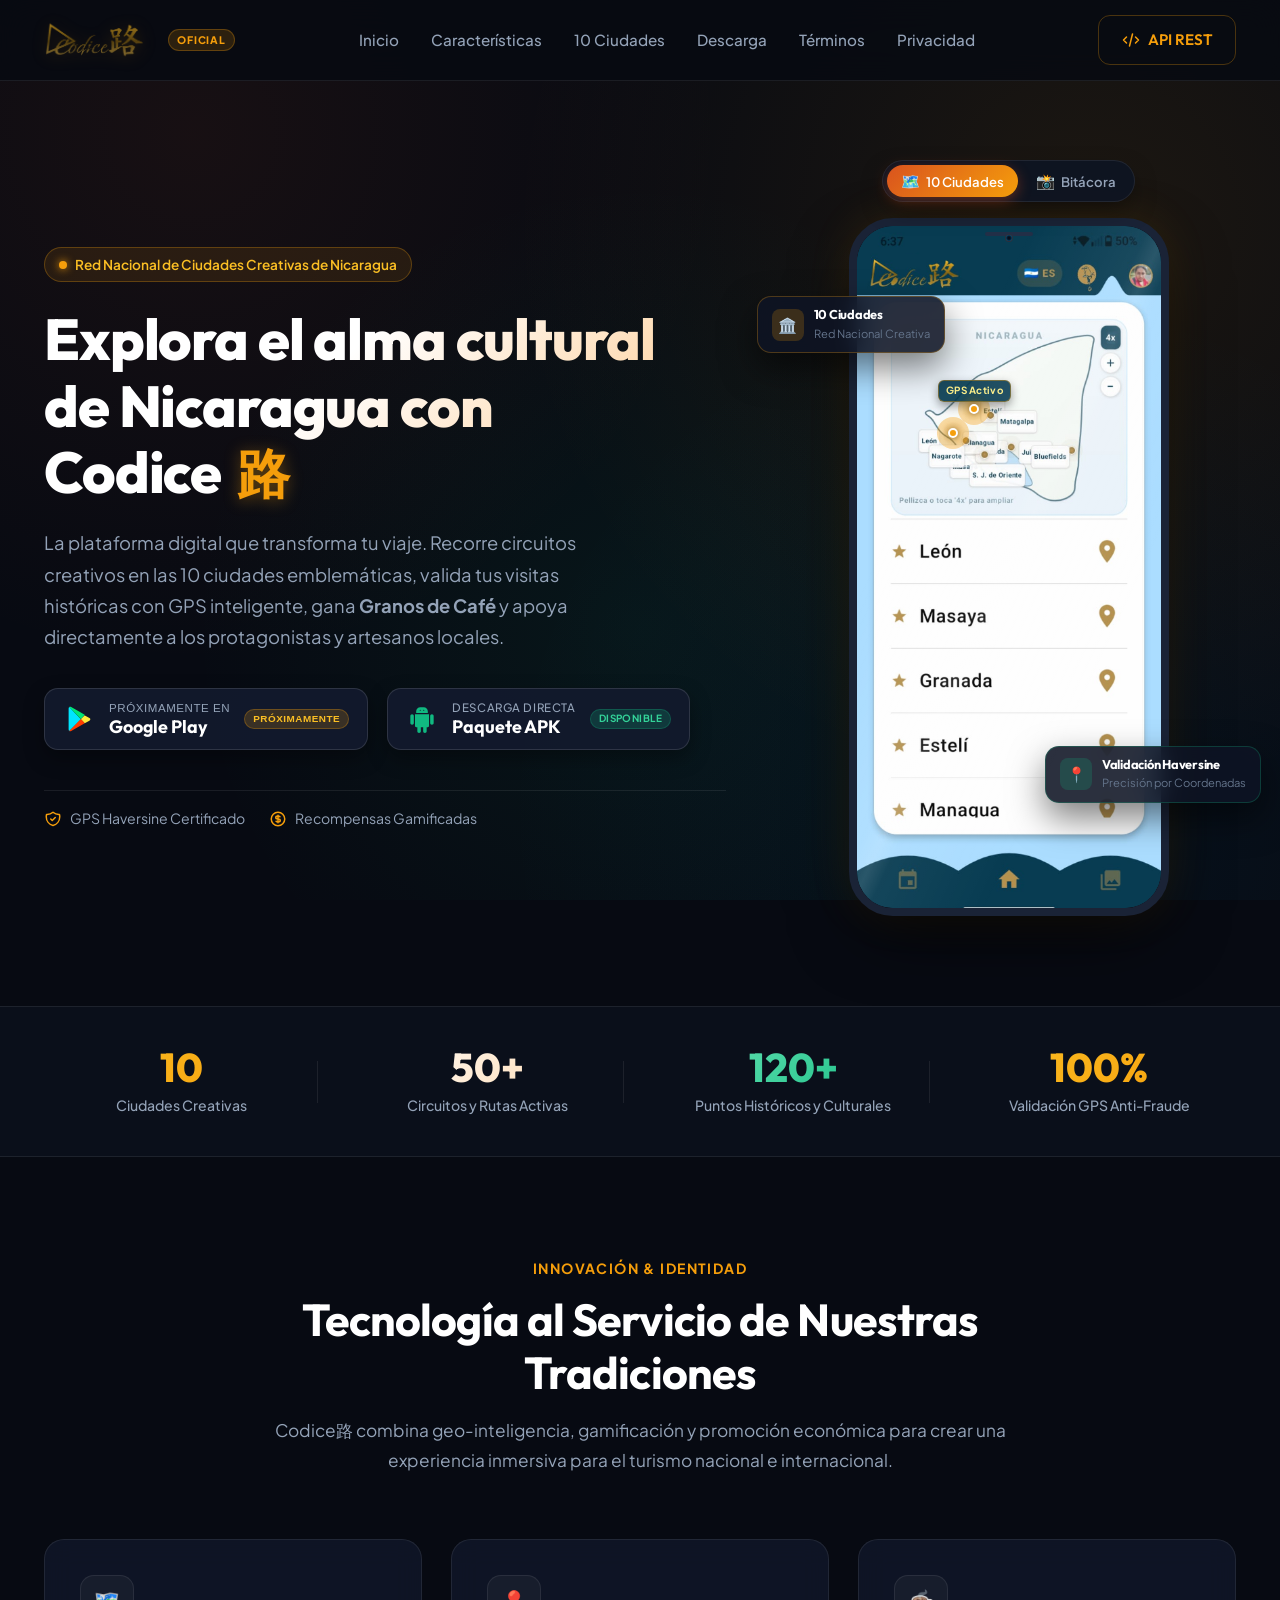
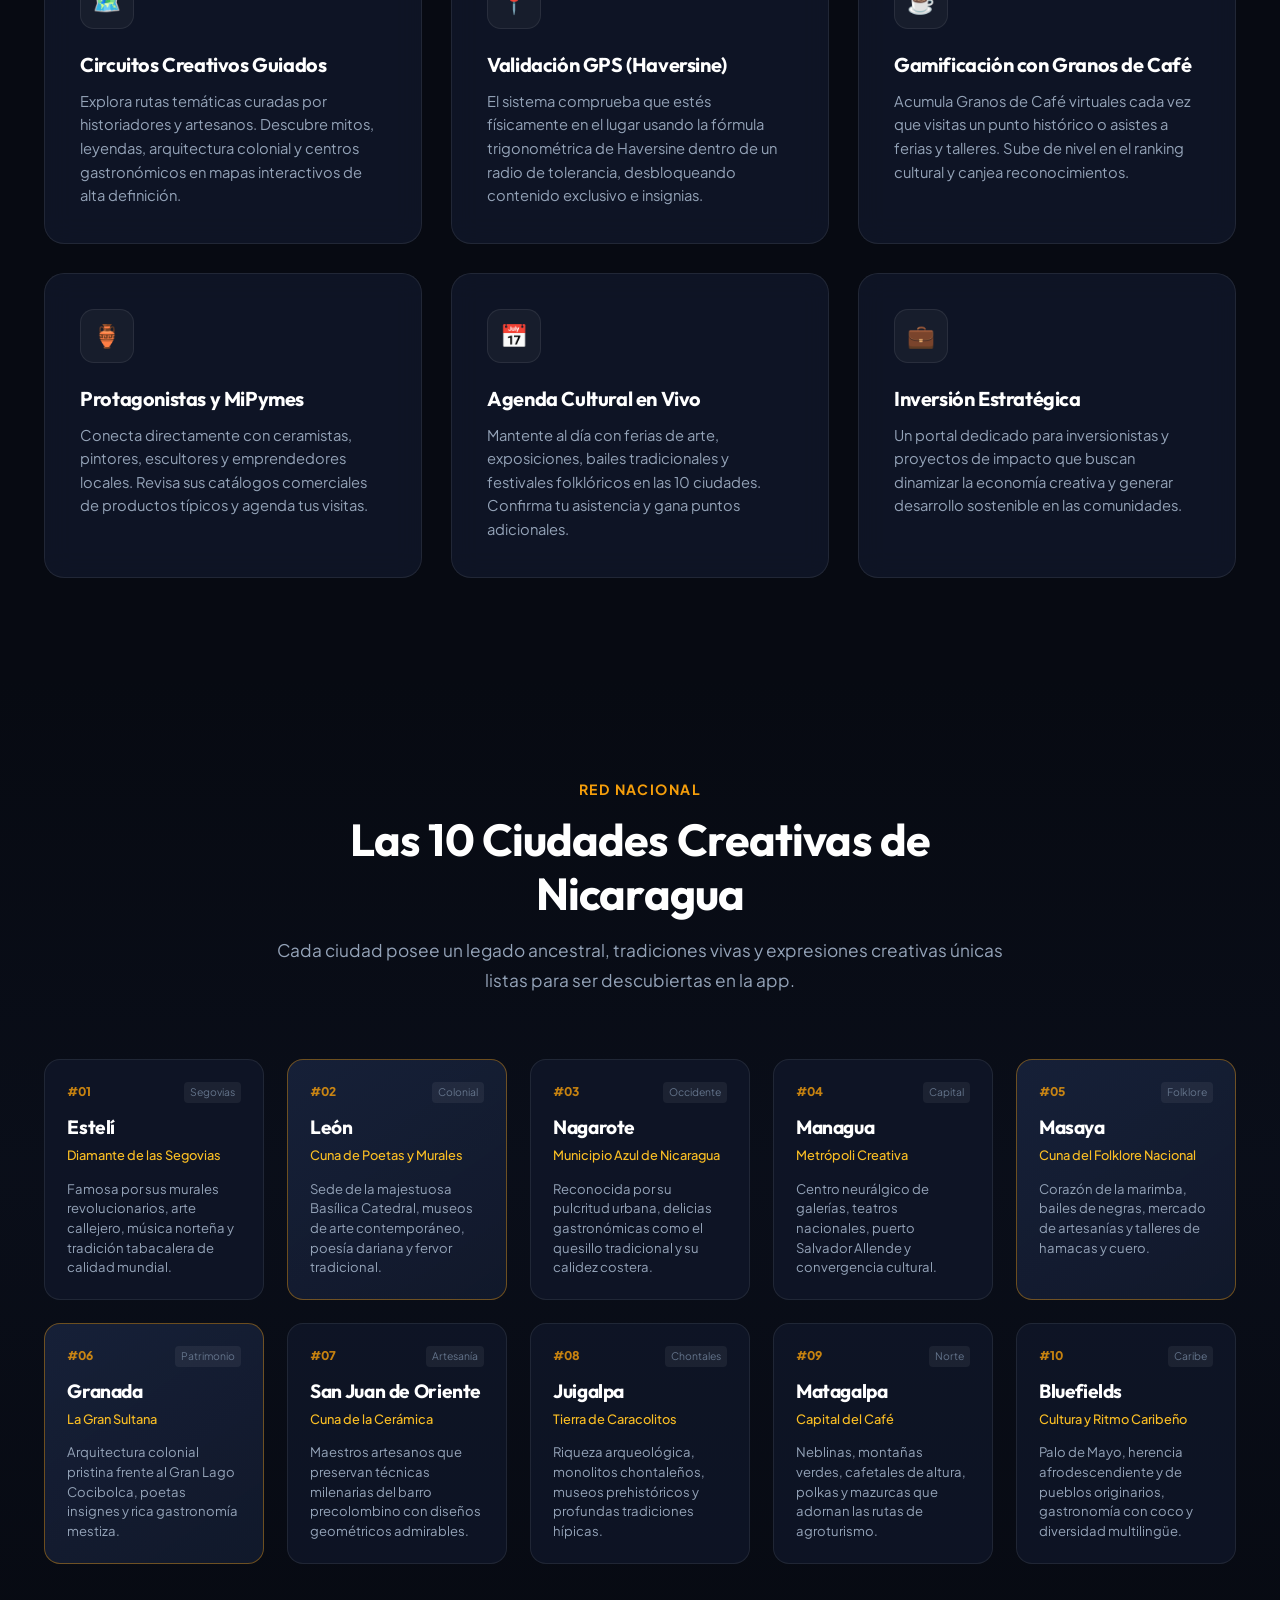
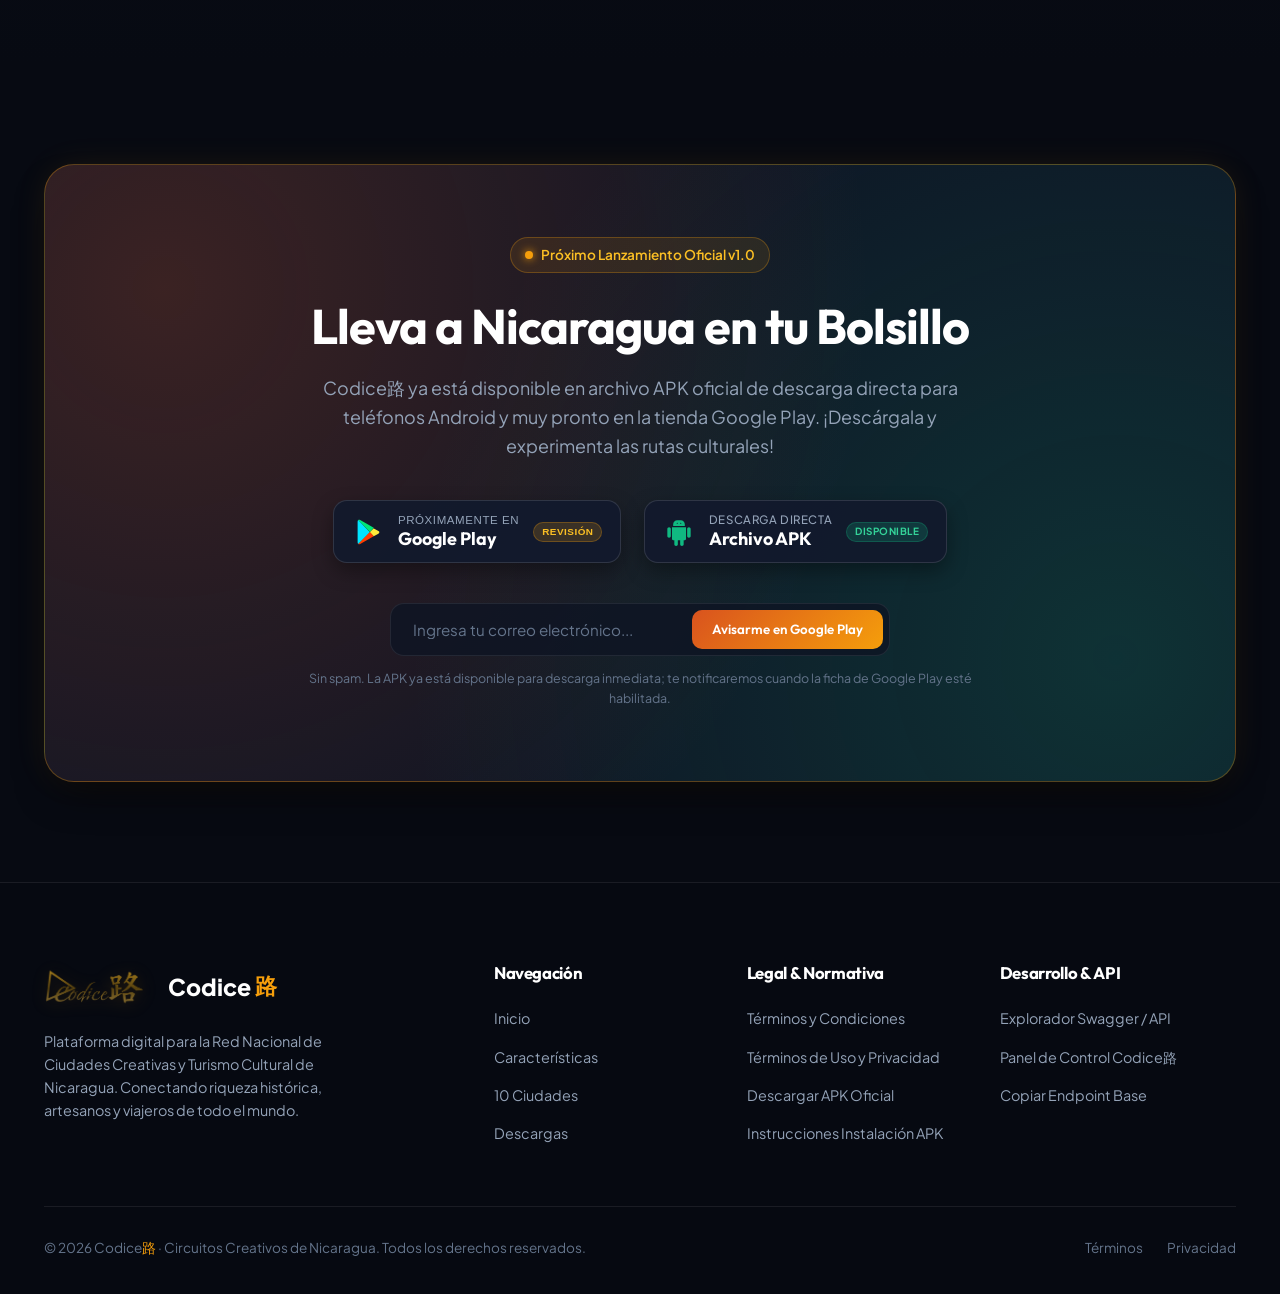
<file: landing_standalone.html>
<!DOCTYPE html>
<html lang="es">
<head>
  <meta charset="UTF-8">
  <meta name="viewport" content="width=device-width, initial-scale=1.0">
  <title>Codice路 | Plataforma Oficial de Turismo Cultural y Ciudades Creativas de Nicaragua</title>
  
  <meta name="description" content="Descubre Codice路: la plataforma móvil y digital que conecta las 10 Ciudades Creativas de Nicaragua mediante rutas turísticas interactivas, validación GPS Haversine, recompensas de Granos de Café y catálogo de artesanos locales.">
  <meta name="keywords" content="Codice, CodiceLu, Nicaragua, Ciudades Creativas, Circuitos Creativos, Turismo Nicaragua, Esteli, Leon, Granada, Masaya, GPS Haversine">
  <meta name="author" content="Codice路 Team">

  <!-- Open Graph / Redes Sociales -->
  <meta property="og:type" content="website">
  <meta property="og:title" content="Codice路 | Turismo Cultural y Ciudades Creativas">
  <meta property="og:description" content="Rutas culturales interactivas, validación por GPS y conexión directa con artesanos y MiPymes de Nicaragua.">
  <meta property="og:image" content="static/img/logocodicelu.png">

  <!-- Favicon -->
  <link rel="icon" type="image/png" href="static/img/logocodicelu.png">

  <!-- Estilos -->
  <link rel="stylesheet" href="static/css/landing.css">
</head>
<body>

  <!-- Encabezado / Barra de Navegación -->
  <header class="site-header">
    <div class="container nav-container">
      <a href="#" class="brand-wrapper" title="Codice路 Inicio">
        <img src="static/img/logocodicelu.png" alt="Logo Codice路" class="brand-logo-img">
        <div class="brand-name">
          <span class="brand-badge">Oficial</span>
        </div>
      </a>

      <nav class="main-nav" id="mainNav">
        <a href="#inicio" class="nav-link">Inicio</a>
        <a href="#caracteristicas" class="nav-link">Características</a>
        <a href="#ciudades" class="nav-link">10 Ciudades</a>
        <a href="#descarga" class="nav-link">Descarga</a>
        <a href="#terminos" class="nav-link" data-open-modal="legalModal" data-target-tab="terminosApp">Términos</a>
        <a href="#privacidad" class="nav-link" data-open-modal="legalModal" data-target-tab="privacidadApp">Privacidad</a>
      </nav>

      <div class="nav-actions">
        <a href="/api/" class="btn btn-outline-gold" target="_blank" rel="noopener">
          <svg width="18" height="18" fill="none" stroke="currentColor" viewBox="0 0 24 24"><path stroke-linecap="round" stroke-linejoin="round" stroke-width="2" d="M10 20l4-16m4 4l4 4-4 4M6 16l-4-4 4-4"></path></svg>
          API REST
        </a>
        <button class="mobile-menu-toggle" id="mobileMenuToggle" aria-label="Abrir Menú">
          &#9776;
        </button>
      </div>
    </div>
  </header>

  <!-- Sección Hero -->
  <section class="hero-section" id="inicio">
    <div class="container hero-grid">
      <div class="hero-content">
        <div class="tag-pill">
          <span class="pulse-dot"></span>
          Red Nacional de Ciudades Creativas de Nicaragua
        </div>
        
        <h1 class="hero-title">
          Explora el alma cultural de Nicaragua con <span class="hero-brand-nowrap">Codice <span class="brand-kanji">路</span></span>
        </h1>
        
        <p class="hero-description">
          La plataforma digital que transforma tu viaje. Recorre circuitos creativos en las 10 ciudades emblemáticas, valida tus visitas históricas con GPS inteligente, gana <strong>Granos de Café</strong> y apoya directamente a los protagonistas y artesanos locales.
        </p>

        <!-- Botones de Descarga Destacados -->
        <div class="hero-cta-group">
          <!-- Botón Play Store -->
          <button class="store-btn" data-open-modal="playStoreModal" id="btnHeroPlayStore">
            <div class="store-btn-icon">
              <!-- SVG Google Play Logo -->
              <svg width="28" height="28" viewBox="0 0 24 24" fill="none">
                <path d="M3.6 1.8c-.3.3-.5.8-.5 1.4v17.6c0 .6.2 1.1.5 1.4l.1.1 9.9-9.9v-.2L3.7 1.7l-.1.1z" fill="#00e5ff"/>
                <path d="M16.9 15.6l-3.3-3.3v-.2l3.3-3.3.1.1 3.9 2.2c1.1.6 1.1 1.7 0 2.3l-4 2.2z" fill="#ffeb3b"/>
                <path d="M13.6 12.1L3.6 22.2c.4.4 1 .5 1.7.1l11.6-6.6-3.3-3.6z" fill="#ff3d00"/>
                <path d="M13.6 11.9l3.3-3.6L5.3 1.7c-.7-.4-1.3-.3-1.7.1l10 10.1z" fill="#00e676"/>
              </svg>
            </div>
            <div class="store-btn-text">
              <span class="store-btn-subtitle">Próximamente en</span>
              <span class="store-btn-title">Google Play</span>
            </div>
            <span class="store-btn-badge">Próximamente</span>
          </button>

          <!-- Botón APK Directo -->
          <a href="https://github.com/ader999/CodiceLuAppMovil/releases/latest/download/codise.apk" class="store-btn apk-btn" id="btnHeroApk" target="_blank" rel="noopener noreferrer" download="codise.apk">
            <div class="store-btn-icon">
              <!-- SVG Android Robot -->
              <svg width="28" height="28" viewBox="0 0 24 24" fill="none">
                <path d="M6 18c0 .55.45 1 1 1h1v3.5c0 .83.67 1.5 1.5 1.5s1.5-.67 1.5-1.5V19h2v3.5c0 .83.67 1.5 1.5 1.5s1.5-.67 1.5-1.5V19h1c.55 0 1-.45 1-1V8H6v10z" fill="#10b981"/>
                <path d="M3.5 8C2.67 8 2 8.67 2 9.5v6c0 .83.67 1.5 1.5 1.5S5 16.33 5 15.5v-6C5 8.67 4.33 8 3.5 8zm17 0c-.83 0-1.5.67-1.5 1.5v6c0 .83.67 1.5 1.5 1.5s1.5-.67 1.5-1.5v-6c0-.83-.67-1.5-1.5-1.5z" fill="#10b981"/>
                <path d="M7 6.8h10V5.5c0-1.93-1.57-3.5-3.5-3.5h-3C8.57 2 7 3.57 7 5.5v1.3zm3.5-2.8c.28 0 .5.22.5.5s-.22.5-.5.5-.5-.22-.5-.5.22-.5.5-.5zm3 0c.28 0 .5.22.5.5s-.22.5-.5.5-.5-.22-.5-.5.22-.5.5-.5z" fill="#10b981"/>
              </svg>
            </div>
            <div class="store-btn-text">
              <span class="store-btn-subtitle">Descarga directa</span>
              <span class="store-btn-title">Paquete APK</span>
            </div>
            <span class="store-btn-badge">Disponible</span>
          </a>
        </div>

        <div class="hero-meta">
          <div class="meta-item">
            <svg width="18" height="18" fill="none" stroke="currentColor" viewBox="0 0 24 24"><path stroke-linecap="round" stroke-linejoin="round" stroke-width="2" d="M9 12l2 2 4-4m5.618-4.016A11.955 11.955 0 0112 2.944a11.955 11.955 0 01-8.618 3.04A12.02 12.02 0 003 9c0 5.591 3.824 10.29 9 11.622 5.176-1.332 9-6.03 9-11.622 0-1.042-.133-2.052-.382-3.016z"></path></svg>
            GPS Haversine Certificado
          </div>
          <div class="meta-item">
            <svg width="18" height="18" fill="none" stroke="currentColor" viewBox="0 0 24 24"><path stroke-linecap="round" stroke-linejoin="round" stroke-width="2" d="M12 8c-1.657 0-3 .895-3 2s1.343 2 3 2 3 .895 3 2-1.343 2-3 2m0-8c1.11 0 2.08.402 2.599 1M12 8V7m0 1v8m0 0v1m0-1c-1.11 0-2.08-.402-2.599-1M21 12a9 9 0 11-18 0 9 9 0 0118 0z"></path></svg>
            Recompensas Gamificadas
          </div>
        </div>
      </div>

      <!-- Mockup Visual del Teléfono -->
      <div class="hero-visual">
        <div class="floating-card floating-card-1">
          <div class="floating-card-icon icon-gold">🏛️</div>
          <div class="floating-card-content">
            <h5>10 Ciudades</h5>
            <p>Red Nacional Creativa</p>
          </div>
        </div>

        <div class="phone-mockup-wrapper">
          <!-- Selector Interactivo de Pantallas -->
          <div class="phone-view-switcher" id="phoneViewSwitcher" role="tablist" aria-label="Vistas de la aplicación">
            <button class="switcher-btn active" data-view="map" role="tab" aria-selected="true" title="Ver pantalla de 10 Ciudades y Mapa">
              <span class="switcher-icon">🗺️</span>
              <span>10 Ciudades</span>
            </button>
            <button class="switcher-btn" data-view="feed" role="tab" aria-selected="false" title="Ver Bitácora de la Comunidad">
              <span class="switcher-icon">📸</span>
              <span>Bitácora</span>
            </button>
          </div>

          <div class="phone-mockup">
            <!-- Altavoz y cámara frontal moderna punch-hole -->
            <div class="phone-top-bar">
              <div class="phone-speaker-slit"></div>
              <div class="phone-punch-camera"></div>
            </div>

            <div class="phone-screen" id="phoneScreen">
              <!-- Brillo/reflejo de cristal dinámico -->
              <div class="phone-glass-glare"></div>

              <!-- Vista 1: Mapa y 10 Ciudades Creativas -->
              <div class="mockup-view-pane active" id="paneMap" data-pane="map">
                <img src="static/img/app_mockup_map.png" alt="App Códice - Mapa de 10 Ciudades Creativas" class="mockup-screen-img" loading="eager">
                <!-- Ping GPS Interactivo en Estelí -->
                <div class="map-gps-marker marker-esteli" title="Estelí: Circuito Creativo Activo">
                  <div class="marker-pulse"></div>
                  <div class="marker-core"></div>
                  <div class="marker-label">GPS Activo</div>
                </div>
                <!-- Ping GPS en León -->
                <div class="map-gps-marker marker-leon" title="León: Ciudad Creativa">
                  <div class="marker-pulse delay-1"></div>
                  <div class="marker-core"></div>
                </div>
                <!-- Hotspot de navegación inferior hacia Feed -->
                <div class="phone-touch-hotspot hotspot-to-feed" title="Toca para ver Bitácora" data-switch-to="feed"></div>
              </div>

              <!-- Vista 2: Bitácora y Feed de la Comunidad -->
              <div class="mockup-view-pane" id="paneFeed" data-pane="feed">
                <img src="static/img/app_mockup_feed.png" alt="App Códice - Bitácora de Viaje y Comunidad" class="mockup-screen-img" loading="lazy">
                <!-- Hotspot interactivo para los granos de café -->
                <div class="feed-coffee-hotspot" id="feedCoffeeHotspot" title="Reaccionar con Granos de Café ☕">
                  <span class="coffee-pop-particle">+1 ☕</span>
                </div>
                <!-- Hotspot de navegación inferior hacia Mapa -->
                <div class="phone-touch-hotspot hotspot-to-map" title="Toca para volver al Mapa" data-switch-to="map"></div>
              </div>
            </div>
          </div>
        </div>

        <div class="floating-card floating-card-2">
          <div class="floating-card-icon icon-emerald">📍</div>
          <div class="floating-card-content">
            <h5>Validación Haversine</h5>
            <p>Precisión por Coordenadas</p>
          </div>
        </div>
      </div>
    </div>
  </section>

  <!-- Franja de Estadísticas del Proyecto -->
  <section class="stats-strip">
    <div class="container stats-grid">
      <div class="stat-box">
        <div class="stat-number gold">10</div>
        <div class="stat-label">Ciudades Creativas</div>
      </div>
      <div class="stat-box">
        <div class="stat-number">50+</div>
        <div class="stat-label">Circuitos y Rutas Activas</div>
      </div>
      <div class="stat-box">
        <div class="stat-number emerald">120+</div>
        <div class="stat-label">Puntos Históricos y Culturales</div>
      </div>
      <div class="stat-box">
        <div class="stat-number gold">100%</div>
        <div class="stat-label">Validación GPS Anti-Fraude</div>
      </div>
    </div>
  </section>

  <!-- Características Principales -->
  <section class="section" id="caracteristicas">
    <div class="container">
      <div class="section-header">
        <span class="section-subtitle">Innovación & Identidad</span>
        <h2 class="section-title">Tecnología al Servicio de Nuestras Tradiciones</h2>
        <p class="section-lead">
          Codice路 combina geo-inteligencia, gamificación y promoción económica para crear una experiencia inmersiva para el turismo nacional e internacional.
        </p>
      </div>

      <div class="features-grid">
        <!-- Tarjeta 1 -->
        <div class="feature-card">
          <div class="feature-icon-box">🗺️</div>
          <h3 class="feature-title">Circuitos Creativos Guiados</h3>
          <p class="feature-text">
            Explora rutas temáticas curadas por historiadores y artesanos. Descubre mitos, leyendas, arquitectura colonial y centros gastronómicos en mapas interactivos de alta definición.
          </p>
        </div>

        <!-- Tarjeta 2 -->
        <div class="feature-card">
          <div class="feature-icon-box">📍</div>
          <h3 class="feature-title">Validación GPS (Haversine)</h3>
          <p class="feature-text">
            El sistema comprueba que estés físicamente en el lugar usando la fórmula trigonométrica de Haversine dentro de un radio de tolerancia, desbloqueando contenido exclusivo e insignias.
          </p>
        </div>

        <!-- Tarjeta 3 -->
        <div class="feature-card">
          <div class="feature-icon-box">☕</div>
          <h3 class="feature-title">Gamificación con Granos de Café</h3>
          <p class="feature-text">
            Acumula Granos de Café virtuales cada vez que visitas un punto histórico o asistes a ferias y talleres. Sube de nivel en el ranking cultural y canjea reconocimientos.
          </p>
        </div>

        <!-- Tarjeta 4 -->
        <div class="feature-card">
          <div class="feature-icon-box">🏺</div>
          <h3 class="feature-title">Protagonistas y MiPymes</h3>
          <p class="feature-text">
            Conecta directamente con ceramistas, pintores, escultores y emprendedores locales. Revisa sus catálogos comerciales de productos típicos y agenda tus visitas.
          </p>
        </div>

        <!-- Tarjeta 5 -->
        <div class="feature-card">
          <div class="feature-icon-box">📅</div>
          <h3 class="feature-title">Agenda Cultural en Vivo</h3>
          <p class="feature-text">
            Mantente al día con ferias de arte, exposiciones, bailes tradicionales y festivales folklóricos en las 10 ciudades. Confirma tu asistencia y gana puntos adicionales.
          </p>
        </div>

        <!-- Tarjeta 6 -->
        <div class="feature-card">
          <div class="feature-icon-box">💼</div>
          <h3 class="feature-title">Inversión Estratégica</h3>
          <p class="feature-text">
            Un portal dedicado para inversionistas y proyectos de impacto que buscan dinamizar la economía creativa y generar desarrollo sostenible en las comunidades.
          </p>
        </div>
      </div>
    </div>
  </section>

  <!-- Catálogo de las 10 Ciudades Creativas -->
  <section class="section cities-section" id="ciudades">
    <div class="container">
      <div class="section-header">
        <span class="section-subtitle">Red Nacional</span>
        <h2 class="section-title">Las 10 Ciudades Creativas de Nicaragua</h2>
        <p class="section-lead">
          Cada ciudad posee un legado ancestral, tradiciones vivas y expresiones creativas únicas listas para ser descubiertas en la app.
        </p>
      </div>

      <div class="cities-grid">
        <!-- 1. Estelí -->
        <div class="city-card">
          <div class="city-header">
            <span class="city-number">#01</span>
            <span class="city-badge">Segovias</span>
          </div>
          <h3 class="city-name">Estelí</h3>
          <div class="city-tagline">Diamante de las Segovias</div>
          <p class="city-desc">Famosa por sus murales revolucionarios, arte callejero, música norteña y tradición tabacalera de calidad mundial.</p>
        </div>

        <!-- 2. León -->
        <div class="city-card featured">
          <div class="city-header">
            <span class="city-number">#02</span>
            <span class="city-badge">Colonial</span>
          </div>
          <h3 class="city-name">León</h3>
          <div class="city-tagline">Cuna de Poetas y Murales</div>
          <p class="city-desc">Sede de la majestuosa Basílica Catedral, museos de arte contemporáneo, poesía dariana y fervor tradicional.</p>
        </div>

        <!-- 3. Nagarote -->
        <div class="city-card">
          <div class="city-header">
            <span class="city-number">#03</span>
            <span class="city-badge">Occidente</span>
          </div>
          <h3 class="city-name">Nagarote</h3>
          <div class="city-tagline">Municipio Azul de Nicaragua</div>
          <p class="city-desc">Reconocida por su pulcritud urbana, delicias gastronómicas como el quesillo tradicional y su calidez costera.</p>
        </div>

        <!-- 4. Managua -->
        <div class="city-card">
          <div class="city-header">
            <span class="city-number">#04</span>
            <span class="city-badge">Capital</span>
          </div>
          <h3 class="city-name">Managua</h3>
          <div class="city-tagline">Metrópoli Creativa</div>
          <p class="city-desc">Centro neurálgico de galerías, teatros nacionales, puerto Salvador Allende y convergencia cultural.</p>
        </div>

        <!-- 5. Masaya -->
        <div class="city-card featured">
          <div class="city-header">
            <span class="city-number">#05</span>
            <span class="city-badge">Folklore</span>
          </div>
          <h3 class="city-name">Masaya</h3>
          <div class="city-tagline">Cuna del Folklore Nacional</div>
          <p class="city-desc">Corazón de la marimba, bailes de negras, mercado de artesanías y talleres de hamacas y cuero.</p>
        </div>

        <!-- 6. Granada -->
        <div class="city-card featured">
          <div class="city-header">
            <span class="city-number">#06</span>
            <span class="city-badge">Patrimonio</span>
          </div>
          <h3 class="city-name">Granada</h3>
          <div class="city-tagline">La Gran Sultana</div>
          <p class="city-desc">Arquitectura colonial pristina frente al Gran Lago Cocibolca, poetas insignes y rica gastronomía mestiza.</p>
        </div>

        <!-- 7. San Juan de Oriente -->
        <div class="city-card">
          <div class="city-header">
            <span class="city-number">#07</span>
            <span class="city-badge">Artesanía</span>
          </div>
          <h3 class="city-name">San Juan de Oriente</h3>
          <div class="city-tagline">Cuna de la Cerámica</div>
          <p class="city-desc">Maestros artesanos que preservan técnicas milenarias del barro precolombino con diseños geométricos admirables.</p>
        </div>

        <!-- 8. Juigalpa -->
        <div class="city-card">
          <div class="city-header">
            <span class="city-number">#08</span>
            <span class="city-badge">Chontales</span>
          </div>
          <h3 class="city-name">Juigalpa</h3>
          <div class="city-tagline">Tierra de Caracolitos</div>
          <p class="city-desc">Riqueza arqueológica, monolitos chontaleños, museos prehistóricos y profundas tradiciones hípicas.</p>
        </div>

        <!-- 9. Matagalpa -->
        <div class="city-card">
          <div class="city-header">
            <span class="city-number">#09</span>
            <span class="city-badge">Norte</span>
          </div>
          <h3 class="city-name">Matagalpa</h3>
          <div class="city-tagline">Capital del Café</div>
          <p class="city-desc">Neblinas, montañas verdes, cafetales de altura, polkas y mazurcas que adornan las rutas de agroturismo.</p>
        </div>

        <!-- 10. Bluefields -->
        <div class="city-card">
          <div class="city-header">
            <span class="city-number">#10</span>
            <span class="city-badge">Caribe</span>
          </div>
          <h3 class="city-name">Bluefields</h3>
          <div class="city-tagline">Cultura y Ritmo Caribeño</div>
          <p class="city-desc">Palo de Mayo, herencia afrodescendiente y de pueblos originarios, gastronomía con coco y diversidad multilingüe.</p>
        </div>
      </div>
    </div>
  </section>

  <!-- Sección de Descarga & Registro Temprano (CTA) -->
  <section class="download-section" id="descarga">
    <div class="container">
      <div class="download-box">
        <div class="download-box-content">
          <span class="tag-pill">
            <span class="pulse-dot"></span> Próximo Lanzamiento Oficial v1.0
          </span>
          <h2 class="download-box-title">Lleva a Nicaragua en tu Bolsillo</h2>
          <p class="download-box-text">
            Codice路 ya está disponible en archivo APK oficial de descarga directa para teléfonos Android y muy pronto en la tienda Google Play. ¡Descárgala y experimenta las rutas culturales!
          </p>

          <div class="download-buttons-center">
            <!-- Botón Play Store -->
            <button class="store-btn" data-open-modal="playStoreModal">
              <div class="store-btn-icon">
                <svg width="28" height="28" viewBox="0 0 24 24" fill="none">
                  <path d="M3.6 1.8c-.3.3-.5.8-.5 1.4v17.6c0 .6.2 1.1.5 1.4l.1.1 9.9-9.9v-.2L3.7 1.7l-.1.1z" fill="#00e5ff"/>
                  <path d="M16.9 15.6l-3.3-3.3v-.2l3.3-3.3.1.1 3.9 2.2c1.1.6 1.1 1.7 0 2.3l-4 2.2z" fill="#ffeb3b"/>
                  <path d="M13.6 12.1L3.6 22.2c.4.4 1 .5 1.7.1l11.6-6.6-3.3-3.6z" fill="#ff3d00"/>
                  <path d="M13.6 11.9l3.3-3.6L5.3 1.7c-.7-.4-1.3-.3-1.7.1l10 10.1z" fill="#00e676"/>
                </svg>
              </div>
              <div class="store-btn-text">
                <span class="store-btn-subtitle">Próximamente en</span>
                <span class="store-btn-title">Google Play</span>
              </div>
              <span class="store-btn-badge">Revisión</span>
            </button>

            <!-- Botón APK Directo -->
            <a href="https://github.com/ader999/CodiceLuAppMovil/releases/latest/download/codise.apk"
               class="store-btn apk-btn" id="btnCtaApk" target="_blank" rel="noopener noreferrer" download="codise.apk">
              <div class="store-btn-icon">
                <svg width="28" height="28" viewBox="0 0 24 24" fill="none">
                  <path d="M6 18c0 .55.45 1 1 1h1v3.5c0 .83.67 1.5 1.5 1.5s1.5-.67 1.5-1.5V19h2v3.5c0 .83.67 1.5 1.5 1.5s1.5-.67 1.5-1.5V19h1c.55 0 1-.45 1-1V8H6v10z" fill="#10b981"/>
                  <path d="M3.5 8C2.67 8 2 8.67 2 9.5v6c0 .83.67 1.5 1.5 1.5S5 16.33 5 15.5v-6C5 8.67 4.33 8 3.5 8zm17 0c-.83 0-1.5.67-1.5 1.5v6c0 .83.67 1.5 1.5 1.5s1.5-.67 1.5-1.5v-6c0-.83-.67-1.5-1.5-1.5z" fill="#10b981"/>
                  <path d="M7 6.8h10V5.5c0-1.93-1.57-3.5-3.5-3.5h-3C8.57 2 7 3.57 7 5.5v1.3zm3.5-2.8c.28 0 .5.22.5.5s-.22.5-.5.5-.5-.22-.5-.5.22-.5.5-.5zm3 0c.28 0 .5.22.5.5s-.22.5-.5.5-.5-.22-.5-.5.22-.5.5-.5z" fill="#10b981"/>
                </svg>
              </div>
              <div class="store-btn-text">
                <span class="store-btn-subtitle">Descarga directa</span>
                <span class="store-btn-title">Archivo APK</span>
              </div>
              <span class="store-btn-badge">Disponible</span>
            </a>
          </div>

          <!-- Formulario de Alerta de Lanzamiento -->
          <form class="notify-form">
            <input type="email" class="notify-input" placeholder="Ingresa tu correo electrónico..." required>
            <button type="submit" class="notify-btn">Avisarme en Google Play</button>
          </form>
          <p class="notify-note">Sin spam. La APK ya está disponible para descarga inmediata; te notificaremos cuando la ficha de Google Play esté habilitada.</p>
        </div>
      </div>
    </div>
  </section>

  <!-- Pie de Página -->
  <footer class="site-footer">
    <div class="container">
      <div class="footer-grid">
        <div class="footer-brand">
          <div class="brand-wrapper">
            <img src="static/img/logocodicelu.png" alt="Logo Codice路" class="brand-logo-img">
            <div class="brand-name">Codice<span class="brand-kanji">路</span></div>
          </div>
          <p>
            Plataforma digital para la Red Nacional de Ciudades Creativas y Turismo Cultural de Nicaragua. Conectando riqueza histórica, artesanos y viajeros de todo el mundo.
          </p>
        </div>

        <div class="footer-col">
          <h4>Navegación</h4>
          <ul class="footer-links">
            <li><a href="#inicio">Inicio</a></li>
            <li><a href="#caracteristicas">Características</a></li>
            <li><a href="#ciudades">10 Ciudades</a></li>
            <li><a href="#descarga">Descargas</a></li>
          </ul>
        </div>

        <div class="footer-col">
          <h4>Legal & Normativa</h4>
          <ul class="footer-links">
            <li><a href="#terminos" data-open-modal="legalModal" data-target-tab="terminosApp">Términos y Condiciones</a></li>
            <li><a href="#privacidad" data-open-modal="legalModal" data-target-tab="privacidadApp">Términos de Uso y Privacidad</a></li>
            <li><a href="https://github.com/ader999/CodiceLuAppMovil/releases/latest/download/codise.apk" target="_blank" rel="noopener noreferrer" download="codise.apk">Descargar APK Oficial</a></li>
            <li><a href="#" data-open-modal="apkModal">Instrucciones Instalación APK</a></li>
          </ul>
        </div>

        <div class="footer-col">
          <h4>Desarrollo & API</h4>
          <ul class="footer-links">
            <li><a href="/api/" target="_blank">Explorador Swagger / API</a></li>
            <li><a href="/admin/" target="_blank">Panel de Control Codice路</a></li>
            <li><a href="#" id="copyApiBtn">Copiar Endpoint Base</a></li>
          </ul>
        </div>
      </div>

      <div class="footer-bottom">
        <div>
          &copy; 2026 Codice<span style="color:var(--accent-gold);">路</span> · Circuitos Creativos de Nicaragua. Todos los derechos reservados.
        </div>
        <div class="footer-bottom-links">
          <a href="#terminos" data-open-modal="legalModal" data-target-tab="terminosApp">Términos</a>
          <a href="#privacidad" data-open-modal="legalModal" data-target-tab="privacidadApp">Privacidad</a>
        </div>
      </div>
    </div>
  </footer>

  <!-- ==========================================================================
       MODALES INTERACTIVOS
       ========================================================================== -->

  <!-- 1. Modal Google Play Store (Próximamente) -->
  <div class="modal-backdrop" id="playStoreModal">
    <div class="modal-container">
      <div class="modal-header">
        <div class="modal-title-group">
          <div class="modal-icon icon-gold">
            <svg width="24" height="24" viewBox="0 0 24 24" fill="none">
              <path d="M3.6 1.8c-.3.3-.5.8-.5 1.4v17.6c0 .6.2 1.1.5 1.4l.1.1 9.9-9.9v-.2L3.7 1.7l-.1.1z" fill="#00e5ff"/>
              <path d="M16.9 15.6l-3.3-3.3v-.2l3.3-3.3.1.1 3.9 2.2c1.1.6 1.1 1.7 0 2.3l-4 2.2z" fill="#ffeb3b"/>
              <path d="M13.6 12.1L3.6 22.2c.4.4 1 .5 1.7.1l11.6-6.6-3.3-3.6z" fill="#ff3d00"/>
              <path d="M13.6 11.9l3.3-3.6L5.3 1.7c-.7-.4-1.3-.3-1.7.1l10 10.1z" fill="#00e676"/>
            </svg>
          </div>
          <div>
            <h3 class="modal-title">Google Play Store</h3>
            <span class="legal-badge" style="margin:0;">Fase de Revisión Oficial</span>
          </div>
        </div>
        <button class="modal-close-btn" data-close-modal>&times;</button>
      </div>
      <div class="modal-body">
        <p style="font-size:1.05rem; color:#f1f5f9; margin-bottom:1rem;">
          <strong>¡Codice路 estará disponible muy pronto en Google Play!</strong>
        </p>
        <p>
          La aplicación móvil nativa se encuentra en proceso de validación en Google Play Console para garantizar la máxima seguridad, rendimiento y compatibilidad con las últimas versiones de Android.
        </p>
        <div style="background:rgba(245,158,11,0.08); border:1px solid var(--glass-border-gold); padding:1rem; border-radius:12px; margin:1.2rem 0;">
          <h5 style="color:var(--accent-gold-light); margin-bottom:0.3rem;">¿Quieres ser el primero en descargarla?</h5>
          <p style="font-size:0.88rem; margin:0;">
            Déjanos tu correo y te enviaremos el enlace directo de descarga e invitación beta tan pronto sea liberada en la tienda.
          </p>
        </div>

        <form id="modalNotifyForm" class="notify-form" style="margin-top:1.5rem;">
          <input type="email" class="notify-input" placeholder="Tu correo electrónico..." required>
          <button type="submit" class="notify-btn">Avisarme</button>
        </form>
      </div>
      <div class="modal-footer">
        <button class="btn btn-secondary" data-close-modal>Entendido</button>
      </div>
    </div>
  </div>

  <!-- 2. Modal Descarga APK Directo -->
  <div class="modal-backdrop" id="apkModal">
    <div class="modal-container">
      <div class="modal-header">
        <div class="modal-title-group">
          <div class="modal-icon icon-emerald">
            <svg width="24" height="24" viewBox="0 0 24 24" fill="none">
              <path d="M6 18c0 .55.45 1 1 1h1v3.5c0 .83.67 1.5 1.5 1.5s1.5-.67 1.5-1.5V19h2v3.5c0 .83.67 1.5 1.5 1.5s1.5-.67 1.5-1.5V19h1c.55 0 1-.45 1-1V8H6v10z" fill="#10b981"/>
              <path d="M3.5 8C2.67 8 2 8.67 2 9.5v6c0 .83.67 1.5 1.5 1.5S5 16.33 5 15.5v-6C5 8.67 4.33 8 3.5 8zm17 0c-.83 0-1.5.67-1.5 1.5v6c0 .83.67 1.5 1.5 1.5s1.5-.67 1.5-1.5v-6c0-.83-.67-1.5-1.5-1.5z" fill="#10b981"/>
            </svg>
          </div>
          <div>
            <h3 class="modal-title">Descarga Directa de APK</h3>
            <span class="legal-badge" style="background:rgba(16,185,129,0.15); color:#34d399; border-color:var(--glass-border-emerald); margin:0;">Versión Oficial • Último Release</span>
          </div>
        </div>
        <button class="modal-close-btn" data-close-modal>&times;</button>
      </div>
      <div class="modal-body">
        <p style="font-size:1.05rem; color:#f1f5f9; margin-bottom:1rem;">
          <strong>Descarga e instalación de la aplicación Codice路</strong>
        </p>
        <p>
          Obtén siempre la versión más reciente del paquete <code>codise.apk</code> compilado oficialmente desde el repositorio GitHub.
        </p>

        <div style="text-align: center; margin: 1.5rem 0;">
          <a href="https://github.com/ader999/CodiceLuAppMovil/releases/latest/download/codise.apk"
             class="btn btn-primary"
             style="display:inline-flex; align-items:center; justify-content:center; gap:10px; font-weight:700; font-size:1rem; padding:13px 26px; background:linear-gradient(135deg,#059669,#10b981); color:#ffffff; text-decoration:none; border-radius:12px; box-shadow:0 8px 20px rgba(16,185,129,0.35); transition:all 0.2s ease;"
             download="codise.apk" target="_blank" rel="noopener noreferrer">
            <svg width="20" height="20" fill="none" stroke="currentColor" viewBox="0 0 24 24">
              <path stroke-linecap="round" stroke-linejoin="round" stroke-width="2.2" d="M4 16v1a3 3 0 003 3h10a3 3 0 003-3v-1m-4-4l-4 4m0 0l-4-4m4 4V4"/>
            </svg>
            Descargar codise.apk (Última Versión)
          </a>
        </div>

        <ul style="margin-left:1.5rem; margin-bottom:1.5rem; color:var(--text-muted);">
          <li><strong>Actualizaciones continuas:</strong> Este enlace descarga en todo momento el paquete de producción más reciente.</li>
          <li>Paquete firmado y verificado para la integridad de la aplicación.</li>
          <li>Optimizado para Android 8.0 Oreo en adelante.</li>
          <li>Soporte de geolocalización GPS de precisión e integración con backend Django.</li>
        </ul>

        <div
          style="background:rgba(16,185,129,0.08); border:1px solid var(--glass-border-emerald); padding:1.1rem; border-radius:12px;">
          <h5 style="color:#34d399; margin-bottom:0.4rem; font-size:0.95rem;">Instrucciones para instalar en Android:</h5>
          <ol style="margin-left:1.2rem; margin-bottom:0; font-size:0.88rem; color:var(--text-muted); line-height:1.6;">
            <li>Presiona el botón <em>Descargar codise.apk</em> para bajar el archivo instalable.</li>
            <li>Al finalizar la descarga, pulsa la notificación o ubica el archivo en tu carpeta <em>Descargas</em>.</li>
            <li>Si el sistema lo solicita, activa el permiso para instalar aplicaciones desde esta fuente o navegador.</li>
            <li>Completa la instalación y disfruta de Codice路.</li>
          </ol>
        </div>
      </div>
      <div class="modal-footer">
        <button class="btn btn-secondary" data-close-modal>Cerrar</button>
      </div>
    </div>
  </div>

  <!-- 3. Modal Legal Completo: Términos y Condiciones + Términos de Uso y Privacidad -->
  <div class="modal-backdrop" id="legalModal">
    <div class="modal-container large">
      <div class="modal-header">
        <div class="modal-title-group">
          <div class="modal-icon icon-gold">⚖️</div>
          <div>
            <h3 class="modal-title">Normativa Legal y Condiciones</h3>
            <span class="legal-badge" style="margin:0;">Vigencia: 2026</span>
          </div>
        </div>
        <button class="modal-close-btn" data-close-modal>&times;</button>
      </div>

      <!-- Pestañas para alternar entre Términos y Condiciones vs Términos de Uso/Privacidad -->
      <div class="tabs-header">
        <button class="tab-btn active" data-tab="terminosApp">1. Términos y Condiciones</button>
        <button class="tab-btn" data-tab="privacidadApp">2. Términos de Uso y Privacidad</button>
      </div>

      <div class="modal-body">
        <!-- Pestaña 1: Términos y Condiciones de la Aplicación -->
        <div class="tab-content active" id="terminosApp">
          <div class="legal-document">
            <span class="legal-badge">Términos y Condiciones Generales</span>
            <p>
              Bienvenido a <strong>Codice路</strong>. Los presentes Términos y Condiciones regulan el acceso, descarga, navegación y utilización de la aplicación móvil Codice路, su sitio web y los servicios de la API asociados, desarrollados para la promoción de la Red Nacional de Ciudades Creativas de Nicaragua. Al instalar, registrarse o utilizar la plataforma, el usuario declara haber leído, comprendido y aceptado plenamente estos términos.
            </p>

            <h4>1. Objeto y Descripción del Servicio</h4>
            <p>
              Codice路 es una plataforma tecnológica orientada a conectar a turistas nacionales e internacionales con los circuitos creativos, históricos, gastronómicos y culturales de las 10 Ciudades Creativas de Nicaragua (Estelí, León, Nagarote, Managua, Masaya, Granada, San Juan de Oriente, Juigalpa, Matagalpa y Bluefields). La aplicación permite consultar mapas temáticos, localizar puntos de interés (POI), registrar visitas en tiempo real, interactuar con publicaciones comunitarias y conocer la oferta de protagonistas y empresas locales.
            </p>

            <h4>2. Registro de Usuario y Seguridad de la Cuenta</h4>
            <p>
              El acceso a determinadas funciones (como la validación de visitas por GPS, acumulación de recompensas y publicación de comentarios) requiere la creación de una cuenta de usuario mediante correo electrónico y contraseña o mediante autenticación federada con <strong>Google OAuth</strong>. El usuario es el único responsable de mantener la confidencialidad de sus credenciales y de todas las actividades efectuadas bajo su cuenta. Codice路 se reserva el derecho de suspender o cancelar cuentas que incumplan estas condiciones o que utilicen datos falsificados.
            </p>

            <h4>3. Uso de la Geolocalización y Validación de Visitas (Fórmula Haversine)</h4>
            <p>
              Para validar una visita a un punto de interés o confirmar la asistencia a un evento cultural, el usuario debe otorgar permisos de acceso a la ubicación por satélite (GPS) de su dispositivo móvil. Codice路 implementa un algoritmo matemático de validación geográfica basado en la <strong>fórmula de Haversine</strong>, que calcula la distancia ortodrómica entre las coordenadas enviadas por el dispositivo y las coordenadas oficiales del sitio:
            </p>
            <ul>
              <li>La visita se considerará válida únicamente si la distancia calculada se encuentra dentro del radio de tolerancia preestablecido para dicho punto (generalmente entre 100 y 300 metros).</li>
              <li>Queda terminantemente prohibido el uso de herramientas de suplantación de ubicación (Fake GPS, VPNs con spoofing, emuladores modificados o scripts automatizados). La detección de manipulaciones acarreará la anulación de visitas y la posible inhabilitación permanente de la cuenta.</li>
            </ul>

            <h4>4. Sistema de Gamificación y Recompensas ("Granos de Café")</h4>
            <p>
              Los usuarios pueden acumular puntos de fidelidad denominados <strong>"Granos de Café"</strong> al completar visitas a circuitos creativos, asistir a eventos culturales o interactuar de manera constructiva en la comunidad.
            </p>
            <ul>
              <li><strong>Naturaleza No Monetaria:</strong> Los "Granos de Café" son unidades de reconocimiento virtual dentro de la aplicación. No constituyen dinero de curso legal, títulos valores, criptoactivos ni activos financieros reembolsables en efectivo.</li>
              <li><strong>Beneficios y Reconocimientos:</strong> Los puntos podrán ser utilizados para desbloquear medallas virtuales, niveles de explorador y canjear posibles beneficios simbólicos o descuentos otorgados voluntariamente por protagonistas locales aliados, sujetos a disponibilidad.</li>
            </ul>

            <h4>5. Contenido Generado por los Usuarios y Reseñas</h4>
            <p>
              Los usuarios pueden publicar opiniones, valoraciones y fotografías en la galería comunitaria. El usuario garantiza que es titular o tiene autorización suficiente sobre cualquier contenido compartido. Queda prohibido publicar contenido difamatorio, obsceno, discriminatorio, que viole derechos de propiedad intelectual de terceros o que afecte el patrimonio cultural de las comunidades. Codice路 se reserva el derecho de moderar, ocultar o eliminar cualquier contenido que contravenga estas directrices.
            </p>

            <h4>6. Directorio de Protagonistas, MiPymes y Enlaces de Terceros</h4>
            <p>
              La plataforma exhibe información, catálogos comerciales y datos de contacto de artesanos, artistas y empresas pertenecientes a la Red de Ciudades Creativas. Codice路 actúa como un canal de divulgación y promoción cultural; no es parte ni interviene en las transacciones comerciales, compras o contratos de servicios pactados de forma privada entre el usuario y los negocios locales.
            </p>

            <h4>7. Oportunidades de Inversión</h4>
            <p>
              La sección de oportunidades de inversión turística tiene carácter exclusivamente informativo y de fomento del desarrollo económico local. Ninguna publicación debe interpretarse como asesoramiento financiero o invitación formal vinculante a la captación de fondos regulados.
            </p>

            <h4>8. Propiedad Intelectual</h4>
            <p>
              El nombre Codice路, logotipos, código fuente del backend y frontend, bases de datos, diseños gráficos, iconografía y mapas son propiedad de los titulares del proyecto o se utilizan bajo las licencias correspondientes. Se prohíbe su reproducción, distribución o ingeniería inversa sin autorización previa y por escrito.
            </p>

            <h4>9. Exclusión de Garantías y Limitación de Responsabilidad</h4>
            <p>
              Codice路 se proporciona "tal cual" y según disponibilidad. Aunque realizamos los máximos esfuerzos para garantizar la precisión de la información y el funcionamiento continuo del servicio, no garantizamos la disponibilidad ininterrumpida de la app ni la exactitud absoluta de horarios o eventos organizados por terceros independientes.
            </p>

            <h4>10. Legislación Aplicable y Jurisdicción</h4>
            <p>
              Estos Términos y Condiciones se rigen e interpretan de conformidad con las leyes vigentes de la <strong>República de Nicaragua</strong>. Cualquier controversia derivada del uso de la plataforma será sometida a los tribunales competentes de la República de Nicaragua.
            </p>
          </div>
        </div>

        <!-- Pestaña 2: Términos de Uso y Política de Privacidad -->
        <div class="tab-content" id="privacidadApp">
          <div class="legal-document">
            <span class="legal-badge" style="background:rgba(16,185,129,0.15); color:#34d399; border-color:var(--glass-border-emerald);">Política de Privacidad y Tratamiento de Datos</span>
            <p>
              En <strong>Codice路</strong> nos tomamos muy en serio la privacidad y la protección de los datos de nuestros usuarios. Esta política detalla qué información recopilamos, con qué finalidad la tratamos y cuáles son los derechos que te asisten.
            </p>

            <h4>1. Datos que Recopilamos</h4>
            <p>Para brindarte los servicios de la aplicación móvil y la plataforma web, recopilamos las siguientes categorías de datos:</p>
            <ul>
              <li><strong>Datos de Identificación y Contacto:</strong> Nombre completo, nombre de usuario, dirección de correo electrónico, foto de perfil y país de origen (proporcionados al registrarte o sincronizar con Google).</li>
              <li><strong>Datos de Geolocalización Precisa:</strong> Coordenadas de latitud y longitud capturadas exclusivamente en el momento en que solicitas validar tu visita a un punto de interés o evento. <em>No realizamos rastreo en segundo plano ni almacenamos tu historial continuo de desplazamientos fuera de los puntos validados.</em></li>
              <li><strong>Contenido Multimedia y Reseñas:</strong> Fotografías tomadas o subidas por el usuario para reseñar puntos de interés y los comentarios publicados voluntariamente en la plataforma.</li>
              <li><strong>Datos Técnicos de Uso:</strong> Dirección IP, modelo de dispositivo, versión del sistema operativo y tokens de sesión JWT necesarios para mantener la seguridad y autenticación.</li>
            </ul>

            <h4>2. Finalidad del Tratamiento de los Datos</h4>
            <p>Los datos personales son tratados con las siguientes finalidades legítimas:</p>
            <ul>
              <li>Gestionar tu cuenta de usuario y permitir el acceso seguro mediante tokens JWT.</li>
              <li>Calcular de manera puntual la distancia geográfica con la fórmula Haversine para otorgar las recompensas ("Granos de Café") por visitas efectivas.</li>
              <li>Generar estadísticas anónimas y agregadas sobre el flujo de visitantes en los circuitos creativos, con el fin de fortalecer el turismo sostenible de las ciudades.</li>
              <li>Proteger la plataforma contra accesos fraudulentos, falsificación de ubicación y abusos.</li>
            </ul>

            <h4>3. Autenticación con Terceros (Google OAuth)</h4>
            <p>
              Si decides iniciar sesión a través de <strong>Google Sign-In</strong>, recibiremos de Google únicamente tu nombre, dirección de correo electrónico y foto de perfil pública para crear o sincronizar tu cuenta en Codice路. En ningún momento accedemos a tus contraseñas de Google, contactos u otra información privada almacenada en tu cuenta de Google.
            </p>

            <h4>4. Almacenamiento y Seguridad de los Datos</h4>
            <p>
              Toda la información se transmite mediante protocolos criptográficos seguros (HTTPS / TLS). Las contraseñas se almacenan mediante funciones de derivación criptográfica unidireccional (hashing seguro PBKDF2/Argon2). Los archivos multimedia se almacenan en servidores dedicados o contenedores en la nube con controles de acceso restringidos.
            </p>

            <h4>5. Compartición de Datos con Terceros</h4>
            <p>
              <strong>No vendemos, alquilamos ni comercializamos tus datos personales a empresas publicitarias o terceros ajenos.</strong> Únicamente se podrá compartir información estadística anonimizada con los comités de la Red Nacional de Ciudades Creativas para evaluar el impacto del turismo cultural, sin revelar en ningún caso datos identificativos de usuarios individuales.
            </p>

            <h4>6. Derechos de los Usuarios (Acceso, Rectificación y Supresión)</h4>
            <p>
              En cualquier momento, puedes ejercer tus derechos para acceder a los datos que conservamos sobre ti, rectificar información inexacta o solicitar la eliminación definitiva de tu cuenta y de los datos asociados enviando una solicitud a través de los canales de soporte.
            </p>

            <h4>7. Menores de Edad</h4>
            <p>
              La plataforma no recopila intencionadamente datos de menores de 14 años sin el consentimiento o supervisión de sus padres o tutores legales.
            </p>

            <h4>8. Actualizaciones a esta Política</h4>
            <p>
              Podremos actualizar periódicamente esta política para reflejar mejoras funcionales o cambios legislativos. Cualquier modificación sustancial será notificada a través de la aplicación o en este sitio web.
            </p>

            <h4>9. Contacto y Soporte</h4>
            <p>
              Para dudas, consultas o solicitudes relacionadas con el tratamiento de tus datos personales, puedes comunicarte con el equipo responsable a través del correo de soporte técnico oficial o mediante el repositorio del proyecto.
            </p>
          </div>
        </div>
      </div>

      <div class="modal-footer">
        <button class="btn btn-secondary" onclick="window.print()">Imprimir / Guardar PDF</button>
        <button class="btn btn-primary" data-close-modal>Entendido y Acepto</button>
      </div>
    </div>
  </div>

  <!-- Contenedor dinámico de Notificaciones Toast -->
  <div class="toast-container" id="toastContainer"></div>

  <!-- Scripts -->
  <script src="static/js/landing.js"></script>
</body>
</html>
</file>
<file: static/css/landing.css>
/* ==========================================================================
   Codice路 - Plataforma Oficial de Turismo Cultural y Ciudades Creativas
   Estilos Principales - Landing Page & Plantilla Oficial
   ========================================================================== */

@import url('https://fonts.googleapis.com/css2?family=Outfit:wght@300;400;500;600;700;800;900&family=Plus+Jakarta+Sans:ital,wght@0,300;0,400;0,500;0,600;0,700;1,400&display=swap');

:root {
  /* Paleta Cultural y Tecnológica */
  --bg-dark: #070a12;
  --bg-surface: #0e1424;
  --bg-surface-elevated: #141d33;
  --bg-card: rgba(18, 26, 45, 0.72);
  --bg-card-hover: rgba(26, 37, 64, 0.88);
  
  --glass-border: rgba(255, 255, 255, 0.08);
  --glass-border-gold: rgba(245, 158, 11, 0.28);
  --glass-border-emerald: rgba(16, 185, 129, 0.25);
  
  /* Acentos de Marca: Nicaragua Cultural */
  --primary-terracotta: #d9531e;
  --primary-terracotta-hover: #b83d0d;
  --accent-gold: #f59e0b;
  --accent-gold-light: #fbbf24;
  --accent-gold-glow: rgba(245, 158, 11, 0.35);
  --accent-emerald: #10b981;
  --accent-emerald-glow: rgba(16, 185, 129, 0.3);
  --accent-blue: #0ea5e9;
  --accent-coffee: #78350f;
  
  /* Tipografía y Textos */
  --font-heading: 'Outfit', sans-serif;
  --font-body: 'Plus Jakarta Sans', sans-serif;
  --text-white: #ffffff;
  --text-main: #f1f5f9;
  --text-muted: #94a3b8;
  --text-dim: #64748b;
  
  /* Sombras y Luces */
  --shadow-subtle: 0 10px 30px -10px rgba(0, 0, 0, 0.5);
  --shadow-elevated: 0 20px 40px -15px rgba(0, 0, 0, 0.7), 0 0 35px -5px rgba(245, 158, 11, 0.12);
  --shadow-glow-gold: 0 0 25px rgba(245, 158, 11, 0.4);
  --shadow-glow-emerald: 0 0 25px rgba(16, 185, 129, 0.4);
  
  /* Transiciones */
  --transition-fast: 0.2s cubic-bezier(0.4, 0, 0.2, 1);
  --transition-smooth: 0.35s cubic-bezier(0.16, 1, 0.3, 1);
}

/* Reset y Base */
*, *::before, *::after {
  box-sizing: border-box;
  margin: 0;
  padding: 0;
}

html {
  scroll-behavior: smooth;
  font-size: 16px;
  color-scheme: dark;
}

body {
  font-family: var(--font-body);
  background-color: var(--bg-dark);
  color: var(--text-main);
  line-height: 1.6;
  overflow-x: hidden;
  background-image: 
    radial-gradient(circle at 15% 15%, rgba(217, 83, 30, 0.08) 0%, transparent 40%),
    radial-gradient(circle at 85% 25%, rgba(245, 158, 11, 0.09) 0%, transparent 45%),
    radial-gradient(circle at 50% 70%, rgba(16, 185, 129, 0.07) 0%, transparent 50%),
    radial-gradient(circle at 80% 90%, rgba(14, 165, 233, 0.06) 0%, transparent 40%);
  background-attachment: fixed;
}

/* Tipografías */
h1, h2, h3, h4, h5, h6 {
  font-family: var(--font-heading);
  font-weight: 700;
  line-height: 1.2;
  color: var(--text-white);
  letter-spacing: -0.02em;
}

p {
  color: var(--text-muted);
}

a {
  color: inherit;
  text-decoration: none;
  transition: var(--transition-fast);
}

/* Contenedor Común */
.container {
  width: 100%;
  max-width: 1240px;
  margin: 0 auto;
  padding: 0 1.5rem;
}

/* ==========================================================================
   Header & Barra de Navegación
   ========================================================================== */
.site-header {
  position: fixed;
  top: 0;
  left: 0;
  width: 100%;
  z-index: 100;
  backdrop-filter: blur(16px);
  -webkit-backdrop-filter: blur(16px);
  background: rgba(7, 10, 18, 0.82);
  border-bottom: 1px solid var(--glass-border);
  transition: all 0.3s ease;
}

.site-header.scrolled {
  background: rgba(7, 10, 18, 0.95);
  box-shadow: 0 4px 20px rgba(0, 0, 0, 0.4);
}

.nav-container {
  display: flex;
  align-items: center;
  justify-content: space-between;
  height: 80px;
}

.brand-wrapper {
  display: flex;
  align-items: center;
  gap: 12px;
}

.brand-logo-img {
  height: 48px;
  width: auto;
  object-fit: contain;
  filter: drop-shadow(0 2px 8px rgba(245, 158, 11, 0.25));
}

.brand-name {
  font-size: 1.45rem;
  font-weight: 800;
  color: var(--text-white);
  display: flex;
  align-items: center;
  gap: 4px;
}

.brand-kanji {
  color: var(--accent-gold);
  font-size: 1.35rem;
}

.brand-badge {
  font-size: 0.65rem;
  text-transform: uppercase;
  letter-spacing: 0.08em;
  padding: 2px 8px;
  border-radius: 999px;
  background: rgba(245, 158, 11, 0.15);
  color: var(--accent-gold);
  border: 1px solid var(--glass-border-gold);
}

.main-nav {
  display: flex;
  align-items: center;
  gap: 2rem;
}

.nav-link {
  font-size: 0.95rem;
  font-weight: 500;
  color: var(--text-muted);
  position: relative;
  padding: 0.5rem 0;
}

.nav-link:hover, .nav-link.active {
  color: var(--text-white);
}

.nav-link::after {
  content: '';
  position: absolute;
  bottom: 0;
  left: 0;
  width: 0;
  height: 2px;
  background: linear-gradient(90deg, var(--primary-terracotta), var(--accent-gold));
  transition: width 0.25s ease;
}

.nav-link:hover::after {
  width: 100%;
}

.nav-actions {
  display: flex;
  align-items: center;
  gap: 1rem;
}

.btn {
  display: inline-flex;
  align-items: center;
  justify-content: center;
  gap: 8px;
  padding: 0.75rem 1.4rem;
  border-radius: 12px;
  font-family: var(--font-heading);
  font-size: 0.95rem;
  font-weight: 600;
  cursor: pointer;
  border: none;
  transition: all var(--transition-smooth);
  text-align: center;
  white-space: nowrap;
}

.btn-primary {
  background: linear-gradient(135deg, var(--primary-terracotta), var(--accent-gold));
  color: #ffffff;
  box-shadow: 0 4px 15px rgba(217, 83, 30, 0.35);
}

.btn-primary:hover {
  transform: translateY(-2px);
  box-shadow: 0 8px 24px rgba(217, 83, 30, 0.5);
  filter: brightness(1.08);
}

.btn-secondary {
  background: rgba(255, 255, 255, 0.05);
  color: var(--text-white);
  border: 1px solid var(--glass-border);
}

.btn-secondary:hover {
  background: rgba(255, 255, 255, 0.1);
  border-color: rgba(255, 255, 255, 0.2);
  transform: translateY(-2px);
}

.btn-outline-gold {
  background: transparent;
  color: var(--accent-gold);
  border: 1px solid var(--glass-border-gold);
}

.btn-outline-gold:hover {
  background: rgba(245, 158, 11, 0.12);
  box-shadow: 0 0 15px rgba(245, 158, 11, 0.25);
  transform: translateY(-2px);
}

.mobile-menu-toggle {
  display: none;
  background: transparent;
  border: none;
  color: var(--text-white);
  font-size: 1.6rem;
  cursor: pointer;
}

/* ==========================================================================
   Hero Section
   ========================================================================== */
.hero-section {
  padding: 160px 0 90px;
  position: relative;
  overflow: hidden;
}

.hero-grid {
  display: grid;
  grid-template-columns: 1.2fr 0.8fr;
  gap: 3.5rem;
  align-items: center;
}

.hero-content {
  position: relative;
  z-index: 2;
}

.tag-pill {
  display: inline-flex;
  align-items: center;
  gap: 8px;
  padding: 6px 14px;
  border-radius: 999px;
  background: rgba(245, 158, 11, 0.1);
  border: 1px solid var(--glass-border-gold);
  font-size: 0.85rem;
  font-weight: 600;
  color: var(--accent-gold-light);
  margin-bottom: 1.5rem;
}

.tag-pill .pulse-dot {
  width: 8px;
  height: 8px;
  border-radius: 50%;
  background: var(--accent-gold);
  box-shadow: 0 0 8px var(--accent-gold);
  animation: pulse 1.8s infinite;
}

@keyframes pulse {
  0% { transform: scale(0.95); opacity: 0.8; box-shadow: 0 0 0 0 rgba(245, 158, 11, 0.7); }
  70% { transform: scale(1.2); opacity: 1; box-shadow: 0 0 0 8px rgba(245, 158, 11, 0); }
  100% { transform: scale(0.95); opacity: 0.8; box-shadow: 0 0 0 0 rgba(245, 158, 11, 0); }
}

.hero-title {
  font-size: clamp(2.4rem, 4.5vw, 3.8rem);
  font-weight: 800;
  line-height: 1.15;
  margin-bottom: 1.4rem;
  background: linear-gradient(135deg, #ffffff 40%, #fed7aa 80%, #fbbf24 100%);
  -webkit-background-clip: text;
  -webkit-text-fill-color: transparent;
}

.hero-brand-nowrap {
  display: inline-block;
  white-space: nowrap;
}

.hero-title .brand-kanji {
  font-size: 0.92em;
  display: inline-block;
  margin-left: 0.12em;
  color: var(--accent-gold);
  -webkit-text-fill-color: var(--accent-gold);
  vertical-align: baseline;
  filter: drop-shadow(0 2px 8px rgba(245, 158, 11, 0.4));
}

.hero-description {
  font-size: 1.15rem;
  color: var(--text-muted);
  margin-bottom: 2.2rem;
  max-width: 600px;
  line-height: 1.7;
}

.hero-cta-group {
  display: flex;
  flex-wrap: wrap;
  gap: 1.2rem;
  margin-bottom: 2.5rem;
}

/* Botones Oficiales de Tienda y APK */
.store-btn {
  display: inline-flex;
  align-items: center;
  gap: 14px;
  padding: 12px 18px;
  border-radius: 14px;
  background: rgba(18, 26, 45, 0.95);
  border: 1px solid rgba(255, 255, 255, 0.12);
  color: #ffffff;
  text-decoration: none;
  cursor: pointer;
  transition: all var(--transition-smooth);
  position: relative;
  overflow: hidden;
  box-shadow: 0 8px 20px rgba(0, 0, 0, 0.35);
  min-width: 230px;
}

.store-btn::before {
  content: '';
  position: absolute;
  top: 0;
  left: 0;
  width: 100%;
  height: 100%;
  background: linear-gradient(135deg, rgba(245, 158, 11, 0.15), transparent 70%);
  opacity: 0;
  transition: opacity var(--transition-fast);
  pointer-events: none;
}

.store-btn:hover {
  transform: translateY(-3px);
  border-color: var(--accent-gold);
  color: #ffffff;
  text-decoration: none;
  box-shadow: 0 12px 28px -5px rgba(245, 158, 11, 0.25);
}

.store-btn:hover::before {
  opacity: 1;
}

.store-btn-icon {
  width: 32px;
  height: 32px;
  display: flex;
  align-items: center;
  justify-content: center;
  flex-shrink: 0;
}

.store-btn-text {
  display: flex;
  flex-direction: column;
  text-align: left;
  flex: 1 1 auto;
}

.store-btn-subtitle {
  font-size: 0.72rem;
  text-transform: uppercase;
  color: var(--text-muted);
  letter-spacing: 0.05em;
  font-weight: 500;
  line-height: 1.3;
}

.store-btn-title {
  font-family: var(--font-heading);
  font-size: 1.12rem;
  font-weight: 700;
  color: #ffffff;
  line-height: 1.2;
}

.store-btn-badge {
  margin-left: auto;
  align-self: center;
  flex-shrink: 0;
  font-size: 0.62rem;
  font-weight: 700;
  text-transform: uppercase;
  letter-spacing: 0.05em;
  background: rgba(245, 158, 11, 0.18);
  color: var(--accent-gold-light);
  border: 1px solid var(--glass-border-gold);
  padding: 3px 8px;
  border-radius: 999px;
  white-space: nowrap;
  line-height: 1.2;
  transition: all var(--transition-fast);
}

.store-btn:hover .store-btn-badge {
  background: rgba(245, 158, 11, 0.28);
  border-color: var(--accent-gold);
  box-shadow: 0 0 10px rgba(245, 158, 11, 0.25);
}

.store-btn.apk-btn:hover {
  border-color: var(--accent-emerald);
  box-shadow: 0 12px 28px -5px rgba(16, 185, 129, 0.25);
}

.store-btn.apk-btn .store-btn-badge {
  background: rgba(16, 185, 129, 0.2);
  color: #34d399;
  border-color: var(--glass-border-emerald);
}

.store-btn.apk-btn:hover .store-btn-badge {
  background: rgba(16, 185, 129, 0.3);
  border-color: var(--accent-emerald);
  box-shadow: 0 0 10px rgba(16, 185, 129, 0.25);
}

.hero-meta {
  display: flex;
  align-items: center;
  gap: 1.5rem;
  padding-top: 1rem;
  border-top: 1px solid var(--glass-border);
}

.meta-item {
  display: flex;
  align-items: center;
  gap: 8px;
  font-size: 0.88rem;
  color: var(--text-muted);
}

.meta-item svg {
  color: var(--accent-gold);
}

/* ==========================================================================
   Mockup Interactivo de Smartphone
   ========================================================================== */
.hero-visual {
  position: relative;
  display: flex;
  justify-content: center;
  align-items: center;
}

.phone-mockup-wrapper {
  position: relative;
  width: 100%;
  max-width: 320px;
  display: flex;
  flex-direction: column;
  align-items: center;
  gap: 16px;
}

/* Selector Interactivo de Pantallas */
.phone-view-switcher {
  display: inline-flex;
  background: rgba(14, 20, 36, 0.85);
  border: 1px solid var(--glass-border);
  border-radius: 999px;
  padding: 4px;
  gap: 4px;
  backdrop-filter: blur(16px);
  -webkit-backdrop-filter: blur(16px);
  box-shadow: 0 10px 25px -5px rgba(0, 0, 0, 0.5);
  z-index: 8;
}

.switcher-btn {
  background: transparent;
  border: none;
  color: var(--text-muted);
  font-size: 0.82rem;
  font-weight: 600;
  padding: 6px 14px;
  border-radius: 999px;
  cursor: pointer;
  display: inline-flex;
  align-items: center;
  gap: 6px;
  transition: all 0.3s cubic-bezier(0.4, 0, 0.2, 1);
  font-family: inherit;
}

.switcher-btn:hover {
  color: #ffffff;
  background: rgba(255, 255, 255, 0.06);
}

.switcher-btn.active {
  background: linear-gradient(135deg, var(--primary-terracotta) 0%, var(--accent-gold) 100%);
  color: #ffffff;
  box-shadow: 0 4px 14px rgba(217, 83, 30, 0.4);
}

.switcher-icon {
  font-size: 0.95rem;
}

/* Chasis / Cuerpo del Teléfono */
.phone-mockup {
  position: relative;
  width: 100%;
  aspect-ratio: 449 / 980;
  border-radius: 44px;
  background: #090d16;
  border: 8px solid #1a2336;
  box-shadow: 
    0 25px 70px -15px rgba(0, 0, 0, 0.85),
    0 0 50px -10px rgba(245, 158, 11, 0.2),
    inset 0 0 4px 1px rgba(255, 255, 255, 0.15);
  overflow: hidden;
  display: flex;
  flex-direction: column;
}

/* Barra superior minimalista */
.phone-top-bar {
  position: absolute;
  top: 0;
  left: 0;
  right: 0;
  height: 24px;
  display: flex;
  align-items: center;
  justify-content: center;
  z-index: 20;
  pointer-events: none;
}

.phone-speaker-slit {
  position: absolute;
  top: 6px;
  width: 48px;
  height: 3.5px;
  background: #222f47;
  border-radius: 4px;
}

.phone-punch-camera {
  position: absolute;
  top: 8px;
  width: 8px;
  height: 8px;
  border-radius: 50%;
  background: #080d1a;
  border: 1px solid rgba(255, 255, 255, 0.15);
  box-shadow: inset 0 0 2px #0284c7;
}

/* Pantalla del Teléfono */
.phone-screen {
  position: relative;
  width: 100%;
  height: 100%;
  background: #083c52;
  overflow: hidden;
  border-radius: 36px;
}

/* Reflejo de cristal dinámico */
.phone-glass-glare {
  position: absolute;
  top: 0;
  left: -50%;
  width: 200%;
  height: 100%;
  background: linear-gradient(
    115deg,
    transparent 35%,
    rgba(255, 255, 255, 0.07) 48%,
    rgba(255, 255, 255, 0.14) 50%,
    rgba(255, 255, 255, 0.05) 52%,
    transparent 65%
  );
  pointer-events: none;
  z-index: 15;
  transition: transform 0.6s ease;
}

.phone-mockup:hover .phone-glass-glare {
  transform: translateX(15%);
}

/* Vistas / Pantallas internas */
.mockup-view-pane {
  position: absolute;
  inset: 0;
  width: 100%;
  height: 100%;
  opacity: 0;
  visibility: hidden;
  transform: scale(0.97);
  transition: opacity 0.4s ease, transform 0.4s ease, visibility 0.4s ease;
}

.mockup-view-pane.active {
  opacity: 1;
  visibility: visible;
  transform: scale(1);
}

.mockup-screen-img {
  width: 100%;
  height: 100%;
  object-fit: cover;
  object-position: top center;
  display: block;
  user-select: none;
  -webkit-user-drag: none;
}

/* Marcadores de Radar GPS sobre el Mapa */
.map-gps-marker {
  position: absolute;
  transform: translate(-50%, -50%);
  display: flex;
  align-items: center;
  justify-content: center;
  pointer-events: none;
  z-index: 10;
}

.marker-esteli {
  left: 38.7%;
  top: 26.8%;
}

.marker-leon {
  left: 31.8%;
  top: 30.3%;
}

.marker-core {
  width: 10px;
  height: 10px;
  border-radius: 50%;
  background: var(--accent-gold);
  border: 2px solid #ffffff;
  box-shadow: 0 0 12px var(--accent-gold), 0 0 6px rgba(0, 0, 0, 0.5);
  position: relative;
  z-index: 2;
}

.marker-pulse {
  position: absolute;
  width: 32px;
  height: 32px;
  border-radius: 50%;
  background: rgba(245, 158, 11, 0.35);
  animation: gps-radar-pulse 2.2s cubic-bezier(0.2, 0.8, 0.2, 1) infinite;
}

.marker-pulse.delay-1 {
  animation-delay: 1.1s;
}

.marker-label {
  position: absolute;
  top: -24px;
  background: rgba(8, 60, 82, 0.92);
  color: #fef08a;
  font-size: 0.62rem;
  font-weight: 700;
  padding: 2px 7px;
  border-radius: 6px;
  border: 1px solid rgba(245, 158, 11, 0.4);
  white-space: nowrap;
  box-shadow: 0 4px 10px rgba(0, 0, 0, 0.4);
  pointer-events: auto;
  letter-spacing: 0.3px;
}

@keyframes gps-radar-pulse {
  0% {
    transform: scale(0.3);
    opacity: 0.9;
  }
  100% {
    transform: scale(2.5);
    opacity: 0;
  }
}

/* Hotspots táctiles interactivos en el teléfono */
.phone-touch-hotspot {
  position: absolute;
  bottom: 0;
  height: 8%;
  cursor: pointer;
  z-index: 12;
  transition: background 0.2s ease;
}

.hotspot-to-feed {
  right: 0;
  width: 38%;
}

.hotspot-to-map {
  left: 0;
  width: 62%;
}

.phone-touch-hotspot:hover {
  background: rgba(255, 255, 255, 0.08);
}

/* Microinteracción de Café en el Feed */
.feed-coffee-hotspot {
  position: absolute;
  top: 57.5%;
  left: 9%;
  width: 18%;
  height: 4.5%;
  cursor: pointer;
  z-index: 12;
  border-radius: 8px;
  display: flex;
  align-items: center;
  justify-content: center;
}

.feed-coffee-hotspot:hover {
  background: rgba(245, 158, 11, 0.15);
}

.coffee-pop-particle {
  position: absolute;
  top: -12px;
  left: 50%;
  transform: translateX(-50%) translateY(0) scale(0);
  background: var(--accent-gold);
  color: #083c52;
  font-weight: 800;
  font-size: 0.72rem;
  padding: 2px 6px;
  border-radius: 999px;
  opacity: 0;
  pointer-events: none;
  transition: all 0.5s cubic-bezier(0.175, 0.885, 0.32, 1.275);
}

.coffee-pop-particle.pop {
  transform: translateX(-50%) translateY(-24px) scale(1.1);
  opacity: 1;
}

/* Tarjetas Flotantes Alrededor del Mockup */
.floating-card {
  position: absolute;
  padding: 10px 14px;
  border-radius: 14px;
  backdrop-filter: blur(12px);
  -webkit-backdrop-filter: blur(12px);
  border: 1px solid var(--glass-border);
  box-shadow: 0 15px 35px rgba(0, 0, 0, 0.5);
  display: flex;
  align-items: center;
  gap: 10px;
  z-index: 5;
  animation: float 4s ease-in-out infinite alternate;
}

.floating-card-1 {
  top: 18%;
  left: -25px;
  background: rgba(14, 20, 36, 0.88);
  border-color: var(--glass-border-gold);
}

.floating-card-2 {
  bottom: 15%;
  right: -25px;
  background: rgba(14, 20, 36, 0.88);
  border-color: var(--glass-border-emerald);
  animation-delay: -2s;
}

@keyframes float {
  0% { transform: translateY(0); }
  100% { transform: translateY(-10px); }
}

.floating-card-icon {
  width: 32px;
  height: 32px;
  border-radius: 8px;
  display: flex;
  align-items: center;
  justify-content: center;
  font-size: 0.95rem;
}

.icon-gold {
  background: rgba(245, 158, 11, 0.2);
  color: var(--accent-gold);
}

.icon-emerald {
  background: rgba(16, 185, 129, 0.2);
  color: var(--accent-emerald);
}

.floating-card-content h5 {
  font-size: 0.8rem;
  margin-bottom: 2px;
}

.floating-card-content p {
  font-size: 0.7rem;
  color: var(--text-dim);
}

/* ==========================================================================
   Barra de Estadísticas
   ========================================================================== */
.stats-strip {
  padding: 40px 0;
  border-top: 1px solid var(--glass-border);
  border-bottom: 1px solid var(--glass-border);
  background: rgba(14, 20, 36, 0.45);
}

.stats-grid {
  display: grid;
  grid-template-columns: repeat(4, 1fr);
  gap: 2rem;
}

.stat-box {
  text-align: center;
  position: relative;
}

.stat-box:not(:last-child)::after {
  content: '';
  position: absolute;
  right: 0;
  top: 20%;
  height: 60%;
  width: 1px;
  background: var(--glass-border);
}

.stat-number {
  font-family: var(--font-heading);
  font-size: 2.5rem;
  font-weight: 800;
  color: var(--text-white);
  line-height: 1;
  margin-bottom: 0.4rem;
  background: linear-gradient(135deg, #ffffff, #fed7aa);
  -webkit-background-clip: text;
  -webkit-text-fill-color: transparent;
}

.stat-number.gold {
  background: linear-gradient(135deg, #fbbf24, #f59e0b);
  -webkit-background-clip: text;
  -webkit-text-fill-color: transparent;
}

.stat-number.emerald {
  background: linear-gradient(135deg, #6ee7b7, #10b981);
  -webkit-background-clip: text;
  -webkit-text-fill-color: transparent;
}

.stat-label {
  font-size: 0.88rem;
  color: var(--text-muted);
  font-weight: 500;
}

/* ==========================================================================
   Secciones Generales
   ========================================================================== */
.section {
  padding: 100px 0;
  position: relative;
}

.section-header {
  text-align: center;
  max-width: 760px;
  margin: 0 auto 4rem;
}

.section-subtitle {
  font-size: 0.88rem;
  font-weight: 700;
  text-transform: uppercase;
  letter-spacing: 0.1em;
  color: var(--accent-gold);
  margin-bottom: 0.8rem;
  display: block;
}

.section-title {
  font-size: clamp(2rem, 3.5vw, 2.8rem);
  margin-bottom: 1rem;
}

.section-lead {
  font-size: 1.08rem;
  color: var(--text-muted);
  line-height: 1.7;
}

/* ==========================================================================
   Cuadrícula de Características
   ========================================================================== */
.features-grid {
  display: grid;
  grid-template-columns: repeat(3, 1fr);
  gap: 1.8rem;
}

.feature-card {
  background: var(--bg-card);
  backdrop-filter: blur(14px);
  -webkit-backdrop-filter: blur(14px);
  border: 1px solid var(--glass-border);
  border-radius: 20px;
  padding: 2.2rem;
  transition: all var(--transition-smooth);
  position: relative;
  overflow: hidden;
}

.feature-card::before {
  content: '';
  position: absolute;
  top: 0;
  left: 0;
  width: 100%;
  height: 3px;
  background: linear-gradient(90deg, var(--primary-terracotta), var(--accent-gold));
  opacity: 0;
  transition: opacity var(--transition-fast);
}

.feature-card:hover {
  transform: translateY(-6px);
  background: var(--bg-card-hover);
  border-color: rgba(245, 158, 11, 0.3);
  box-shadow: var(--shadow-elevated);
}

.feature-card:hover::before {
  opacity: 1;
}

.feature-icon-box {
  width: 54px;
  height: 54px;
  border-radius: 14px;
  display: flex;
  align-items: center;
  justify-content: center;
  font-size: 1.4rem;
  margin-bottom: 1.5rem;
  background: rgba(255, 255, 255, 0.04);
  border: 1px solid var(--glass-border);
  color: var(--accent-gold);
  transition: all var(--transition-fast);
}

.feature-card:hover .feature-icon-box {
  background: rgba(245, 158, 11, 0.15);
  border-color: var(--glass-border-gold);
  box-shadow: 0 0 16px rgba(245, 158, 11, 0.3);
  transform: scale(1.05);
}

.feature-title {
  font-size: 1.25rem;
  margin-bottom: 0.8rem;
}

.feature-text {
  font-size: 0.92rem;
  color: var(--text-muted);
  line-height: 1.6;
}

/* ==========================================================================
   Catálogo de las 10 Ciudades Creativas
   ========================================================================== */
.cities-section {
  background: linear-gradient(180deg, rgba(7, 10, 18, 0) 0%, rgba(14, 20, 36, 0.4) 50%, rgba(7, 10, 18, 0) 100%);
}

.cities-grid {
  display: grid;
  grid-template-columns: repeat(auto-fill, minmax(220px, 1fr));
  gap: 1.4rem;
}

.city-card {
  background: rgba(18, 26, 45, 0.65);
  border: 1px solid var(--glass-border);
  border-radius: 16px;
  padding: 1.4rem;
  transition: all var(--transition-smooth);
  cursor: pointer;
  position: relative;
}

.city-card:hover {
  transform: translateY(-4px);
  border-color: var(--glass-border-gold);
  background: rgba(26, 37, 64, 0.9);
  box-shadow: 0 12px 25px -5px rgba(0, 0, 0, 0.5);
}

.city-card.featured {
  border-color: rgba(245, 158, 11, 0.4);
  background: linear-gradient(145deg, rgba(26, 37, 64, 0.8), rgba(18, 26, 45, 0.9));
}

.city-header {
  display: flex;
  justify-content: space-between;
  align-items: flex-start;
  margin-bottom: 0.8rem;
}

.city-number {
  font-size: 0.75rem;
  font-weight: 800;
  color: var(--accent-gold);
  opacity: 0.8;
}

.city-badge {
  font-size: 0.65rem;
  background: rgba(255, 255, 255, 0.06);
  padding: 2px 6px;
  border-radius: 4px;
  color: var(--text-dim);
}

.city-name {
  font-size: 1.2rem;
  margin-bottom: 0.4rem;
}

.city-tagline {
  font-size: 0.8rem;
  color: var(--accent-gold-light);
  font-weight: 500;
  margin-bottom: 0.8rem;
}

.city-desc {
  font-size: 0.82rem;
  color: var(--text-muted);
  line-height: 1.5;
}

/* ==========================================================================
   Banner de Descarga & Acceso Temprano (CTA Principal)
   ========================================================================== */
.download-section {
  padding: 100px 0;
}

.download-box {
  background: radial-gradient(circle at 10% 20%, rgba(217, 83, 30, 0.22) 0%, transparent 60%),
              radial-gradient(circle at 90% 80%, rgba(16, 185, 129, 0.18) 0%, transparent 60%),
              var(--bg-surface);
  border: 1px solid rgba(245, 158, 11, 0.3);
  border-radius: 30px;
  padding: 4.5rem 3rem;
  text-align: center;
  position: relative;
  overflow: hidden;
  box-shadow: var(--shadow-elevated);
}

.download-box-content {
  max-width: 680px;
  margin: 0 auto;
  position: relative;
  z-index: 2;
}

.download-box-title {
  font-size: clamp(2.2rem, 3.8vw, 3.2rem);
  margin-bottom: 1.2rem;
}

.download-box-text {
  font-size: 1.12rem;
  color: var(--text-muted);
  margin-bottom: 2.5rem;
}

.download-buttons-center {
  display: flex;
  justify-content: center;
  flex-wrap: wrap;
  gap: 1.4rem;
  margin-bottom: 2.5rem;
}

/* Formulario de Notificación Temprana */
.notify-form {
  display: flex;
  max-width: 500px;
  margin: 0 auto;
  gap: 10px;
  background: rgba(14, 20, 36, 0.8);
  padding: 6px;
  border-radius: 14px;
  border: 1px solid var(--glass-border);
}

.notify-input {
  flex: 1;
  background: transparent;
  border: none;
  padding: 10px 16px;
  color: #ffffff;
  font-family: var(--font-body);
  font-size: 0.95rem;
  outline: none;
}

.notify-input::placeholder {
  color: var(--text-dim);
}

.notify-btn {
  background: linear-gradient(135deg, var(--primary-terracotta), var(--accent-gold));
  color: #ffffff;
  border: none;
  padding: 10px 20px;
  border-radius: 10px;
  font-weight: 600;
  cursor: pointer;
  font-family: var(--font-heading);
  transition: all var(--transition-fast);
}

.notify-btn:hover {
  filter: brightness(1.1);
  transform: scale(1.02);
}

.notify-note {
  font-size: 0.78rem;
  color: var(--text-dim);
  margin-top: 0.8rem;
}

/* ==========================================================================
   Modales Interactivos (Play Store, APK y Términos Legales)
   ========================================================================== */
.modal-backdrop {
  position: fixed;
  top: 0;
  left: 0;
  width: 100vw;
  height: 100vh;
  background: rgba(3, 7, 18, 0.85);
  backdrop-filter: blur(12px);
  -webkit-backdrop-filter: blur(12px);
  z-index: 1000;
  display: flex;
  align-items: center;
  justify-content: center;
  padding: 1.5rem;
  opacity: 0;
  visibility: hidden;
  transition: all 0.3s cubic-bezier(0.16, 1, 0.3, 1);
}

.modal-backdrop.active {
  opacity: 1;
  visibility: visible;
}

.modal-container {
  background: #0f172a;
  border: 1px solid var(--glass-border);
  border-radius: 24px;
  width: 100%;
  max-width: 650px;
  max-height: 90vh;
  display: flex;
  flex-direction: column;
  box-shadow: 0 25px 60px -15px rgba(0, 0, 0, 0.85), 0 0 40px rgba(245, 158, 11, 0.15);
  transform: translateY(20px) scale(0.97);
  transition: all 0.3s cubic-bezier(0.16, 1, 0.3, 1);
  overflow: hidden;
}

.modal-backdrop.active .modal-container {
  transform: translateY(0) scale(1);
}

.modal-container.large {
  max-width: 860px;
}

.modal-header {
  padding: 1.5rem 2rem;
  border-bottom: 1px solid var(--glass-border);
  display: flex;
  align-items: center;
  justify-content: space-between;
  background: rgba(18, 26, 45, 0.5);
}

.modal-title-group {
  display: flex;
  align-items: center;
  gap: 12px;
}

.modal-icon {
  width: 40px;
  height: 40px;
  border-radius: 10px;
  display: flex;
  align-items: center;
  justify-content: center;
  font-size: 1.2rem;
}

.modal-title {
  font-size: 1.35rem;
  color: #ffffff;
}

.modal-close-btn {
  background: rgba(255, 255, 255, 0.06);
  border: 1px solid var(--glass-border);
  color: var(--text-muted);
  width: 36px;
  height: 36px;
  border-radius: 50%;
  cursor: pointer;
  display: flex;
  align-items: center;
  justify-content: center;
  font-size: 1.1rem;
  transition: all var(--transition-fast);
}

.modal-close-btn:hover {
  background: rgba(255, 255, 255, 0.15);
  color: #ffffff;
  transform: rotate(90deg);
}

.modal-body {
  padding: 2rem;
  overflow-y: auto;
  flex: 1;
}

.modal-footer {
  padding: 1.2rem 2rem;
  border-top: 1px solid var(--glass-border);
  display: flex;
  align-items: center;
  justify-content: flex-end;
  gap: 1rem;
  background: rgba(18, 26, 45, 0.5);
}

/* Pestañas dentro del Modal de Términos */
.tabs-header {
  display: flex;
  gap: 10px;
  border-bottom: 1px solid var(--glass-border);
  padding: 0 2rem;
  background: rgba(14, 20, 36, 0.6);
}

.tab-btn {
  background: transparent;
  border: none;
  color: var(--text-muted);
  font-family: var(--font-heading);
  font-size: 0.95rem;
  font-weight: 600;
  padding: 1rem 1.2rem;
  cursor: pointer;
  position: relative;
  transition: all var(--transition-fast);
}

.tab-btn:hover {
  color: #ffffff;
}

.tab-btn.active {
  color: var(--accent-gold);
}

.tab-btn.active::after {
  content: '';
  position: absolute;
  bottom: 0;
  left: 0;
  width: 100%;
  height: 2px;
  background: var(--accent-gold);
}

.tab-content {
  display: none;
}

.tab-content.active {
  display: block;
}

/* Estilo de Contenido Legal */
.legal-document {
  font-size: 0.92rem;
  line-height: 1.7;
  color: #cbd5e1;
}

.legal-document h4 {
  font-size: 1.1rem;
  color: var(--accent-gold-light);
  margin: 1.5rem 0 0.5rem;
  padding-bottom: 0.3rem;
  border-bottom: 1px solid rgba(255, 255, 255, 0.05);
}

.legal-document h4:first-child {
  margin-top: 0;
}

.legal-document p {
  color: #94a3b8;
  margin-bottom: 1rem;
}

.legal-document ul {
  margin-left: 1.5rem;
  margin-bottom: 1rem;
  color: #94a3b8;
}

.legal-document li {
  margin-bottom: 0.4rem;
}

.legal-document strong {
  color: #f1f5f9;
}

.legal-badge {
  display: inline-block;
  font-size: 0.75rem;
  font-weight: 600;
  background: rgba(245, 158, 11, 0.15);
  color: var(--accent-gold);
  border: 1px solid var(--glass-border-gold);
  padding: 4px 10px;
  border-radius: 6px;
  margin-bottom: 1.2rem;
}

/* ==========================================================================
   Toast Notifications
   ========================================================================== */
.toast-container {
  position: fixed;
  bottom: 25px;
  right: 25px;
  z-index: 1100;
  display: flex;
  flex-direction: column;
  gap: 10px;
}

.toast {
  background: #1e293b;
  border: 1px solid var(--glass-border);
  border-radius: 12px;
  padding: 14px 20px;
  display: flex;
  align-items: center;
  gap: 12px;
  color: #ffffff;
  font-size: 0.9rem;
  box-shadow: 0 10px 30px rgba(0, 0, 0, 0.6);
  transform: translateX(120%);
  transition: transform 0.35s cubic-bezier(0.16, 1, 0.3, 1);
}

.toast.active {
  transform: translateX(0);
}

.toast.success {
  border-color: rgba(16, 185, 129, 0.4);
}

.toast.info {
  border-color: rgba(245, 158, 11, 0.4);
}

/* ==========================================================================
   Footer
   ========================================================================== */
.site-footer {
  border-top: 1px solid var(--glass-border);
  background: #060911;
  padding: 80px 0 35px;
}

.footer-grid {
  display: grid;
  grid-template-columns: 2fr 1fr 1fr 1.2fr;
  gap: 3.5rem;
  margin-bottom: 60px;
}

.footer-brand p {
  margin: 1.2rem 0;
  max-width: 320px;
  font-size: 0.9rem;
}

.footer-col h4 {
  font-size: 1.05rem;
  margin-bottom: 1.4rem;
  color: #ffffff;
}

.footer-links {
  list-style: none;
  display: flex;
  flex-direction: column;
  gap: 0.8rem;
}

.footer-links a {
  font-size: 0.9rem;
  color: var(--text-muted);
}

.footer-links a:hover {
  color: var(--accent-gold);
  padding-left: 4px;
}

.footer-bottom {
  display: flex;
  align-items: center;
  justify-content: space-between;
  padding-top: 30px;
  border-top: 1px solid var(--glass-border);
  font-size: 0.85rem;
  color: var(--text-dim);
}

.footer-bottom-links {
  display: flex;
  gap: 1.5rem;
}

/* ==========================================================================
   Adaptabilidad / Media Queries
   ========================================================================== */
@media (max-width: 1024px) {
  .hero-grid {
    grid-template-columns: 1fr;
    text-align: center;
    gap: 3rem;
  }
  
  .hero-content {
    display: flex;
    flex-direction: column;
    align-items: center;
  }
  
  .hero-description {
    margin-left: auto;
    margin-right: auto;
  }
  
  .hero-cta-group {
    justify-content: center;
  }
  
  .hero-meta {
    justify-content: center;
  }
  
  .features-grid {
    grid-template-columns: repeat(2, 1fr);
  }
  
  .stats-grid {
    grid-template-columns: repeat(2, 1fr);
    gap: 2rem 1rem;
  }
  
  .stat-box:nth-child(2)::after {
    display: none;
  }
  
  .footer-grid {
    grid-template-columns: 1fr 1fr;
    gap: 2.5rem;
  }
}

@media (max-width: 768px) {
  .main-nav {
    display: none;
    position: absolute;
    top: 80px;
    left: 0;
    width: 100%;
    background: #090d16;
    flex-direction: column;
    padding: 1.5rem;
    border-bottom: 1px solid var(--glass-border);
  }
  
  .main-nav.active {
    display: flex;
  }
  
  .mobile-menu-toggle {
    display: block;
  }
  
  .features-grid {
    grid-template-columns: 1fr;
  }
  
  .download-box {
    padding: 3rem 1.5rem;
  }
  
  .notify-form {
    flex-direction: column;
    background: transparent;
    border: none;
    padding: 0;
  }
  
  .notify-input {
    background: rgba(14, 20, 36, 0.9);
    border: 1px solid var(--glass-border);
    border-radius: 10px;
  }
  
  .footer-grid {
    grid-template-columns: 1fr;
  }
  
  .footer-bottom {
    flex-direction: column;
    gap: 1rem;
    text-align: center;
  }
  
  .floating-card {
    display: none;
  }
}

@media (max-width: 640px) {
  .hero-cta-group,
  .download-buttons-center {
    flex-direction: column;
    align-items: stretch;
    width: 100%;
  }

  .store-btn {
    width: 100%;
    min-width: 0;
  }
}
</file>
